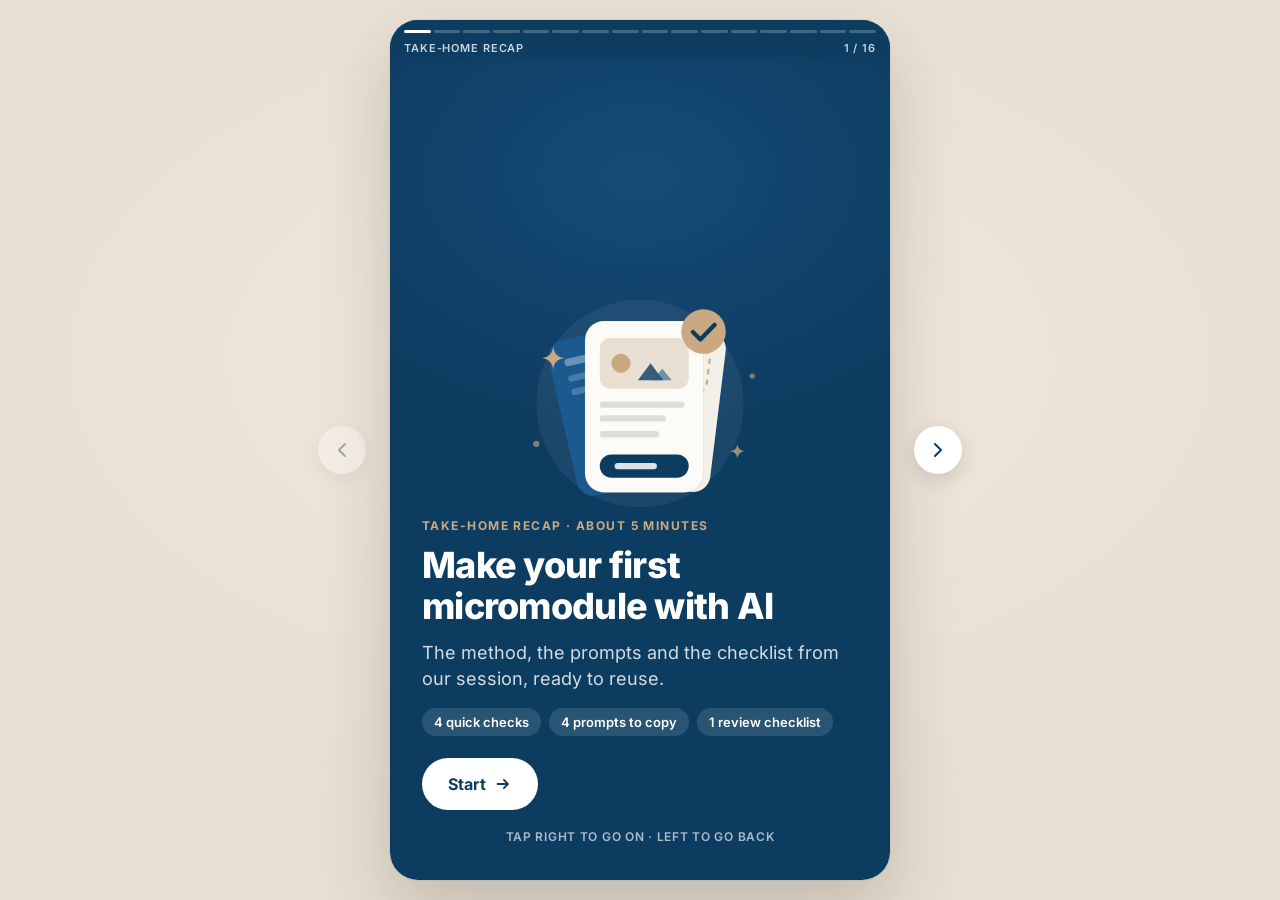
<file: index.html>
<!DOCTYPE html>
<html lang="en">
<head>
<meta charset="UTF-8">
<meta name="robots" content="noindex, nofollow">
<meta name="viewport" content="width=device-width, initial-scale=1.0, viewport-fit=cover">
<meta name="theme-color" content="#0D3C61">
<title>Make your first micromodule with AI</title>
<link rel="stylesheet" href="module.css">
</head>
<body>

<main class="stage" id="stage" aria-roledescription="carousel">
  <div class="topbar" id="topbar">
    <div class="segments" id="segments" aria-hidden="true"></div>
    <div class="meta">
      <span id="series"></span>
      <span id="counter"></span>
    </div>
  </div>
  <div class="deck" id="deck"></div>
  <p class="sr-only" aria-live="polite" id="live"></p>
</main>

<button class="side-nav prev" id="prevBtn" type="button" aria-label="Previous card">
  <svg width="20" height="20" viewBox="0 0 20 20" fill="none" aria-hidden="true"><path d="M13 4l-6 6 6 6" stroke="currentColor" stroke-width="2" stroke-linecap="round" stroke-linejoin="round"/></svg>
</button>
<button class="side-nav next" id="nextBtn" type="button" aria-label="Next card">
  <svg width="20" height="20" viewBox="0 0 20 20" fill="none" aria-hidden="true"><path d="M7 4l6 6-6 6" stroke="currentColor" stroke-width="2" stroke-linecap="round" stroke-linejoin="round"/></svg>
</button>

<script src="content.js"></script>
<script src="module.js"></script>
</body>
</html>
</file>
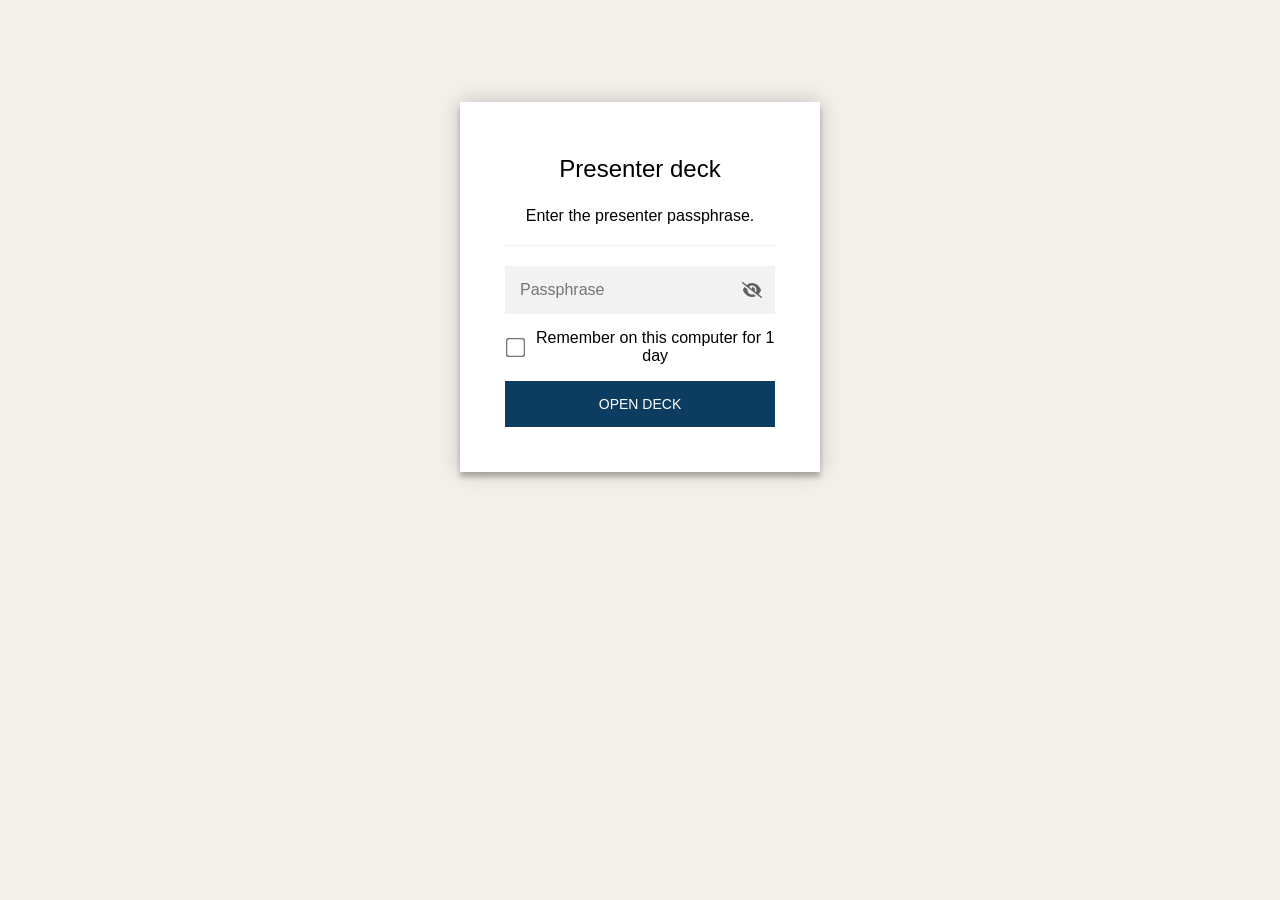
<file: deck/index.html>
<!DOCTYPE html>
<html class="staticrypt-html">
    <head>
<meta name="robots" content="noindex, nofollow">
        <meta charset="utf-8" />
        <title>Presenter deck</title>
        <meta name="viewport" content="width=device-width, initial-scale=1" />

        <!-- do not cache this page -->
        <meta http-equiv="cache-control" content="max-age=0" />
        <meta http-equiv="cache-control" content="no-cache" />
        <meta http-equiv="expires" content="0" />
        <meta http-equiv="expires" content="Tue, 01 Jan 1980 1:00:00 GMT" />
        <meta http-equiv="pragma" content="no-cache" />

        <style>
            .staticrypt-hr {
                margin-top: 20px;
                margin-bottom: 20px;
                border: 0;
                border-top: 1px solid #eee;
            }

            .staticrypt-page {
                width: 360px;
                padding: 8% 0 0;
                margin: auto;
                box-sizing: border-box;
            }

            .staticrypt-form {
                position: relative;
                z-index: 1;
                background: #ffffff;
                max-width: 360px;
                margin: 0 auto 100px;
                padding: 45px;
                text-align: center;
                box-shadow: 0 0 20px 0 rgba(0, 0, 0, 0.2), 0 5px 5px 0 rgba(0, 0, 0, 0.24);
            }

            .staticrypt-form input[type="password"],
            input[type="text"] {
                background: inherit;
                border: 0;
                box-sizing: border-box; /* This ensures padding is included in the total width */
                font-size: 14px;
                outline: 0;
                padding: 15px 30px 15px 15px; /* Adjust the padding to ensure there is space for the icon */
                width: 100%;
            }

            .staticrypt-password-container {
                position: relative;
                outline: 0;
                background: #f2f2f2;
                width: 100%;
                border: 0;
                margin: 0 0 15px;
                box-sizing: border-box;
            }

            .staticrypt-toggle-password-visibility {
                cursor: pointer;
                height: 20px;
                opacity: 60%;
                padding: 13px;
                position: absolute;
                right: 0;
                top: 50%;
                transform: translateY(-50%);
                width: 20px;
            }

            .staticrypt-form .staticrypt-decrypt-button {
                text-transform: uppercase;
                outline: 0;
                background: #0D3C61;
                width: 100%;
                border: 0;
                padding: 15px;
                color: #ffffff;
                font-size: 14px;
                cursor: pointer;
            }

            .staticrypt-form .staticrypt-decrypt-button:hover,
            .staticrypt-form .staticrypt-decrypt-button:active,
            .staticrypt-form .staticrypt-decrypt-button:focus {
                background: #0D3C61;
                filter: brightness(92%);
            }

            .staticrypt-html {
                height: 100%;
            }

            .staticrypt-body {
                height: 100%;
                margin: 0;
            }

            .staticrypt-content {
                height: 100%;
                margin-bottom: 1em;
                background: #F3EFE9;
                font-family: "Arial", sans-serif;
                -webkit-font-smoothing: antialiased;
                -moz-osx-font-smoothing: grayscale;
            }

            .staticrypt-instructions {
                margin-top: -1em;
                margin-bottom: 1em;
            }

            .staticrypt-title {
                font-size: 1.5em;
            }

            label.staticrypt-remember {
                display: flex;
                align-items: center;
                margin-bottom: 1em;
            }

            .staticrypt-remember input[type="checkbox"] {
                transform: scale(1.5);
                margin-right: 1em;
            }

            .hidden {
                display: none !important;
            }

            .staticrypt-spinner-container {
                height: 100%;
                display: flex;
                align-items: center;
                justify-content: center;
            }

            .staticrypt-spinner {
                display: inline-block;
                width: 2rem;
                height: 2rem;
                vertical-align: text-bottom;
                border: 0.25em solid gray;
                border-right-color: transparent;
                border-radius: 50%;
                -webkit-animation: spinner-border 0.75s linear infinite;
                animation: spinner-border 0.75s linear infinite;
                animation-duration: 0.75s;
                animation-timing-function: linear;
                animation-delay: 0s;
                animation-iteration-count: infinite;
                animation-direction: normal;
                animation-fill-mode: none;
                animation-play-state: running;
                animation-name: spinner-border;
            }

            @keyframes spinner-border {
                100% {
                    transform: rotate(360deg);
                }
            }

            @media screen and (-webkit-min-device-pixel-ratio: 0) {
                .staticrypt-form input[type="password"],
                input[type="text"] {
                    font-size: 16px;
                }
            }
        </style>
    </head>

    <body class="staticrypt-body">
        <div id="staticrypt_loading" class="staticrypt-spinner-container">
            <div class="staticrypt-spinner"></div>
        </div>

        <div id="staticrypt_content" class="staticrypt-content hidden">
            <div class="staticrypt-page">
                <div class="staticrypt-form">
                    <div class="staticrypt-instructions">
                        <p class="staticrypt-title">Presenter deck</p>
                        <p>Enter the presenter passphrase.</p>
                    </div>

                    <hr class="staticrypt-hr" />

                    <form id="staticrypt-form" action="#" method="post">
                        <div class="staticrypt-password-container">
                            <input
                                id="staticrypt-password"
                                type="password"
                                name="password"
                                placeholder="Passphrase"
                                autofocus
                            />

                            <img
                                class="staticrypt-toggle-password-visibility"
                                alt="Show password"
                                title="Show password"
                                src="[data-uri]"
                            />
                        </div>

                        <label id="staticrypt-remember-label" class="staticrypt-remember hidden">
                            <input id="staticrypt-remember" type="checkbox" name="remember" />
                            Remember on this computer for 1 day
                        </label>

                        <input type="submit" class="staticrypt-decrypt-button" value="Open deck" />
                    </form>
                </div>
            </div>
        </div>

        <script>
            // these variables will be filled when generating the file - the template format is 'variable_name'
            const staticryptInitiator = ((function(){
  const exports = {};
  const cryptoEngine = ((function(){
  const exports = {};
  const { subtle } = crypto;

const IV_BITS = 16 * 8;
const HEX_BITS = 4;
const ENCRYPTION_ALGO = "AES-CBC";

/**
 * Translates between utf8 encoded hexadecimal strings
 * and Uint8Array bytes.
 */
const HexEncoder = {
    /**
     * hex string -> bytes
     * @param {string} hexString
     * @returns {Uint8Array}
     */
    parse: function (hexString) {
        if (hexString.length % 2 !== 0) throw "Invalid hexString";
        const arrayBuffer = new Uint8Array(hexString.length / 2);

        for (let i = 0; i < hexString.length; i += 2) {
            const byteValue = parseInt(hexString.substring(i, i + 2), 16);
            if (isNaN(byteValue)) {
                throw "Invalid hexString";
            }
            arrayBuffer[i / 2] = byteValue;
        }
        return arrayBuffer;
    },

    /**
     * bytes -> hex string
     * @param {Uint8Array} bytes
     * @returns {string}
     */
    stringify: function (bytes) {
        const hexBytes = [];

        for (let i = 0; i < bytes.length; ++i) {
            let byteString = bytes[i].toString(16);
            if (byteString.length < 2) {
                byteString = "0" + byteString;
            }
            hexBytes.push(byteString);
        }
        return hexBytes.join("");
    },
};

/**
 * Translates between utf8 strings and Uint8Array bytes.
 */
const UTF8Encoder = {
    parse: function (str) {
        return new TextEncoder().encode(str);
    },

    stringify: function (bytes) {
        return new TextDecoder().decode(bytes);
    },
};

/**
 * Salt and encrypt a msg with a password.
 */
async function encrypt(msg, hashedPassword) {
    // Must be 16 bytes, unpredictable, and preferably cryptographically random. However, it need not be secret.
    // https://developer.mozilla.org/en-US/docs/Web/API/SubtleCrypto/encrypt#parameters
    const iv = crypto.getRandomValues(new Uint8Array(IV_BITS / 8));

    const key = await subtle.importKey("raw", HexEncoder.parse(hashedPassword), ENCRYPTION_ALGO, false, ["encrypt"]);

    const encrypted = await subtle.encrypt(
        {
            name: ENCRYPTION_ALGO,
            iv: iv,
        },
        key,
        UTF8Encoder.parse(msg)
    );

    // iv will be 32 hex characters, we prepend it to the ciphertext for use in decryption
    return HexEncoder.stringify(iv) + HexEncoder.stringify(new Uint8Array(encrypted));
}
exports.encrypt = encrypt;

/**
 * Decrypt a salted msg using a password.
 *
 * @param {string} encryptedMsg
 * @param {string} hashedPassword
 * @returns {Promise<string>}
 */
async function decrypt(encryptedMsg, hashedPassword) {
    const ivLength = IV_BITS / HEX_BITS;
    const iv = HexEncoder.parse(encryptedMsg.substring(0, ivLength));
    const encrypted = encryptedMsg.substring(ivLength);

    const key = await subtle.importKey("raw", HexEncoder.parse(hashedPassword), ENCRYPTION_ALGO, false, ["decrypt"]);

    const outBuffer = await subtle.decrypt(
        {
            name: ENCRYPTION_ALGO,
            iv: iv,
        },
        key,
        HexEncoder.parse(encrypted)
    );

    return UTF8Encoder.stringify(new Uint8Array(outBuffer));
}
exports.decrypt = decrypt;

/**
 * Salt and hash the password so it can be stored in localStorage without opening a password reuse vulnerability.
 *
 * @param {string} password
 * @param {string} salt
 * @returns {Promise<string>}
 */
async function hashPassword(password, salt) {
    // we hash the password in multiple steps, each adding more iterations. This is because we used to allow less
    // iterations, so for backward compatibility reasons, we need to support going from that to more iterations.
    let hashedPassword = await hashLegacyRound(password, salt);

    hashedPassword = await hashSecondRound(hashedPassword, salt);

    return hashThirdRound(hashedPassword, salt);
}
exports.hashPassword = hashPassword;

/**
 * This hashes the password with 1k iterations. This is a low number, we need this function to support backwards
 * compatibility.
 *
 * @param {string} password
 * @param {string} salt
 * @returns {Promise<string>}
 */
function hashLegacyRound(password, salt) {
    return pbkdf2(password, salt, 1000, "SHA-1");
}
exports.hashLegacyRound = hashLegacyRound;

/**
 * Add a second round of iterations. This is because we used to use 1k, so for backwards compatibility with
 * remember-me/autodecrypt links, we need to support going from that to more iterations.
 *
 * @param hashedPassword
 * @param salt
 * @returns {Promise<string>}
 */
function hashSecondRound(hashedPassword, salt) {
    return pbkdf2(hashedPassword, salt, 14000, "SHA-256");
}
exports.hashSecondRound = hashSecondRound;

/**
 * Add a third round of iterations to bring total number to 600k. This is because we used to use 1k, then 15k, so for
 * backwards compatibility with remember-me/autodecrypt links, we need to support going from that to more iterations.
 *
 * @param hashedPassword
 * @param salt
 * @returns {Promise<string>}
 */
function hashThirdRound(hashedPassword, salt) {
    return pbkdf2(hashedPassword, salt, 585000, "SHA-256");
}
exports.hashThirdRound = hashThirdRound;

/**
 * Salt and hash the password so it can be stored in localStorage without opening a password reuse vulnerability.
 *
 * @param {string} password
 * @param {string} salt
 * @param {int} iterations
 * @param {string} hashAlgorithm
 * @returns {Promise<string>}
 */
async function pbkdf2(password, salt, iterations, hashAlgorithm) {
    const key = await subtle.importKey("raw", UTF8Encoder.parse(password), "PBKDF2", false, ["deriveBits"]);

    const keyBytes = await subtle.deriveBits(
        {
            name: "PBKDF2",
            hash: hashAlgorithm,
            iterations,
            salt: UTF8Encoder.parse(salt),
        },
        key,
        256
    );

    return HexEncoder.stringify(new Uint8Array(keyBytes));
}

function generateRandomSalt() {
    const bytes = crypto.getRandomValues(new Uint8Array(128 / 8));

    return HexEncoder.stringify(new Uint8Array(bytes));
}
exports.generateRandomSalt = generateRandomSalt;

async function signMessage(hashedPassword, message) {
    const key = await subtle.importKey(
        "raw",
        HexEncoder.parse(hashedPassword),
        {
            name: "HMAC",
            hash: "SHA-256",
        },
        false,
        ["sign"]
    );
    const signature = await subtle.sign("HMAC", key, UTF8Encoder.parse(message));

    return HexEncoder.stringify(new Uint8Array(signature));
}
exports.signMessage = signMessage;

function getRandomAlphanum() {
    const possibleCharacters = "abcdefghijklmnopqrstuvwxyzABCDEFGHIJKLMNOPQRSTUVWXYZ0123456789";

    let byteArray;
    let parsedInt;

    // Keep generating new random bytes until we get a value that falls
    // within a range that can be evenly divided by possibleCharacters.length
    do {
        byteArray = crypto.getRandomValues(new Uint8Array(1));
        // extract the lowest byte to get an int from 0 to 255 (probably unnecessary, since we're only generating 1 byte)
        parsedInt = byteArray[0] & 0xff;
    } while (parsedInt >= 256 - (256 % possibleCharacters.length));

    // Take the modulo of the parsed integer to get a random number between 0 and totalLength - 1
    const randomIndex = parsedInt % possibleCharacters.length;

    return possibleCharacters[randomIndex];
}

/**
 * Generate a random string of a given length.
 *
 * @param {int} length
 * @returns {string}
 */
function generateRandomString(length) {
    let randomString = "";

    for (let i = 0; i < length; i++) {
        randomString += getRandomAlphanum();
    }

    return randomString;
}
exports.generateRandomString = generateRandomString;

  return exports;
})());
const codec = ((function(){
  const exports = {};
  /**
 * Initialize the codec with the provided cryptoEngine - this return functions to encode and decode messages.
 *
 * @param cryptoEngine - the engine to use for encryption / decryption
 */
function init(cryptoEngine) {
    const exports = {};

    /**
     * Top-level function for encoding a message.
     * Includes password hashing, encryption, and signing.
     *
     * @param {string} msg
     * @param {string} password
     * @param {string} salt
     *
     * @returns {string} The encoded text
     */
    async function encode(msg, password, salt) {
        const hashedPassword = await cryptoEngine.hashPassword(password, salt);

        const encrypted = await cryptoEngine.encrypt(msg, hashedPassword);

        // we use the hashed password in the HMAC because this is effectively what will be used a password (so we can store
        // it in localStorage safely, we don't use the clear text password)
        const hmac = await cryptoEngine.signMessage(hashedPassword, encrypted);

        return hmac + encrypted;
    }
    exports.encode = encode;

    /**
     * Encode using a password that has already been hashed. This is useful to encode multiple messages in a row, that way
     * we don't need to hash the password multiple times.
     *
     * @param {string} msg
     * @param {string} hashedPassword
     *
     * @returns {string} The encoded text
     */
    async function encodeWithHashedPassword(msg, hashedPassword) {
        const encrypted = await cryptoEngine.encrypt(msg, hashedPassword);

        // we use the hashed password in the HMAC because this is effectively what will be used a password (so we can store
        // it in localStorage safely, we don't use the clear text password)
        const hmac = await cryptoEngine.signMessage(hashedPassword, encrypted);

        return hmac + encrypted;
    }
    exports.encodeWithHashedPassword = encodeWithHashedPassword;

    /**
     * Top-level function for decoding a message.
     * Includes signature check and decryption.
     *
     * @param {string} signedMsg
     * @param {string} hashedPassword
     * @param {string} salt
     * @param {int} backwardCompatibleAttempt
     * @param {string} originalPassword
     *
     * @returns {Object} {success: true, decoded: string} | {success: false, message: string}
     */
    async function decode(signedMsg, hashedPassword, salt, backwardCompatibleAttempt = 0, originalPassword = "") {
        const encryptedHMAC = signedMsg.substring(0, 64);
        const encryptedMsg = signedMsg.substring(64);
        const decryptedHMAC = await cryptoEngine.signMessage(hashedPassword, encryptedMsg);

        if (decryptedHMAC !== encryptedHMAC) {
            // we have been raising the number of iterations in the hashing algorithm multiple times, so to support the old
            // remember-me/autodecrypt links we need to try bringing the old hashes up to speed.
            originalPassword = originalPassword || hashedPassword;
            if (backwardCompatibleAttempt === 0) {
                const updatedHashedPassword = await cryptoEngine.hashThirdRound(originalPassword, salt);

                return decode(signedMsg, updatedHashedPassword, salt, backwardCompatibleAttempt + 1, originalPassword);
            }
            if (backwardCompatibleAttempt === 1) {
                let updatedHashedPassword = await cryptoEngine.hashSecondRound(originalPassword, salt);
                updatedHashedPassword = await cryptoEngine.hashThirdRound(updatedHashedPassword, salt);

                return decode(signedMsg, updatedHashedPassword, salt, backwardCompatibleAttempt + 1, originalPassword);
            }

            return { success: false, message: "Signature mismatch" };
        }

        return {
            success: true,
            decoded: await cryptoEngine.decrypt(encryptedMsg, hashedPassword),
        };
    }
    exports.decode = decode;

    return exports;
}
exports.init = init;

  return exports;
})());
const decode = codec.init(cryptoEngine).decode;

/**
 * Initialize the staticrypt module, that exposes functions callbable by the password_template.
 *
 * @param {{
 *  staticryptEncryptedMsgUniqueVariableName: string,
 *  isRememberEnabled: boolean,
 *  rememberDurationInDays: number,
 *  staticryptSaltUniqueVariableName: string,
 * }} staticryptConfig - object of data that is stored on the password_template at encryption time.
 *
 * @param {{
 *  rememberExpirationKey: string,
 *  rememberPassphraseKey: string,
 *  replaceHtmlCallback: function,
 *  clearLocalStorageCallback: function,
 * }} templateConfig - object of data that can be configured by a custom password_template.
 */
function init(staticryptConfig, templateConfig) {
    const exports = {};

    /**
     * Decrypt our encrypted page, replace the whole HTML.
     *
     * @param {string} hashedPassword
     * @returns {Promise<boolean>}
     */
    async function decryptAndReplaceHtml(hashedPassword) {
        const { staticryptEncryptedMsgUniqueVariableName, staticryptSaltUniqueVariableName } = staticryptConfig;
        const { replaceHtmlCallback } = templateConfig;

        const result = await decode(
            staticryptEncryptedMsgUniqueVariableName,
            hashedPassword,
            staticryptSaltUniqueVariableName
        );
        if (!result.success) {
            return false;
        }
        const plainHTML = result.decoded;

        // if the user configured a callback call it, otherwise just replace the whole HTML
        if (typeof replaceHtmlCallback === "function") {
            replaceHtmlCallback(plainHTML);
        } else {
            document.write(plainHTML);
            document.close();
        }

        return true;
    }

    /**
     * Attempt to decrypt the page and replace the whole HTML.
     *
     * @param {string} password
     * @param {boolean} isRememberChecked
     *
     * @returns {Promise<{isSuccessful: boolean, hashedPassword?: string}>} - we return an object, so that if we want to
     *   expose more information in the future we can do it without breaking the password_template
     */
    async function handleDecryptionOfPage(password, isRememberChecked) {
        const { staticryptSaltUniqueVariableName } = staticryptConfig;

        // decrypt and replace the whole page
        const hashedPassword = await cryptoEngine.hashPassword(password, staticryptSaltUniqueVariableName);
        return handleDecryptionOfPageFromHash(hashedPassword, isRememberChecked);
    }
    exports.handleDecryptionOfPage = handleDecryptionOfPage;

    async function handleDecryptionOfPageFromHash(hashedPassword, isRememberChecked) {
        const { isRememberEnabled, rememberDurationInDays } = staticryptConfig;
        const { rememberExpirationKey, rememberPassphraseKey } = templateConfig;

        const isDecryptionSuccessful = await decryptAndReplaceHtml(hashedPassword);

        if (!isDecryptionSuccessful) {
            return {
                isSuccessful: false,
                hashedPassword,
            };
        }

        // remember the hashedPassword and set its expiration if necessary
        if (isRememberEnabled && isRememberChecked) {
            window.localStorage.setItem(rememberPassphraseKey, hashedPassword);

            // set the expiration if the duration isn't 0 (meaning no expiration)
            if (rememberDurationInDays > 0) {
                window.localStorage.setItem(
                    rememberExpirationKey,
                    (new Date().getTime() + rememberDurationInDays * 24 * 60 * 60 * 1000).toString()
                );
            }
        }

        return {
            isSuccessful: true,
            hashedPassword,
        };
    }
    exports.handleDecryptionOfPageFromHash = handleDecryptionOfPageFromHash;

    /**
     * Clear localstorage from staticrypt related values
     */
    function clearLocalStorage() {
        const { clearLocalStorageCallback, rememberExpirationKey, rememberPassphraseKey } = templateConfig;

        if (typeof clearLocalStorageCallback === "function") {
            clearLocalStorageCallback();
        } else {
            localStorage.removeItem(rememberPassphraseKey);
            localStorage.removeItem(rememberExpirationKey);
        }
    }

    async function handleDecryptOnLoad() {
        let isSuccessful = await decryptOnLoadFromUrl();

        if (!isSuccessful) {
            isSuccessful = await decryptOnLoadFromRememberMe();
        }

        return { isSuccessful };
    }
    exports.handleDecryptOnLoad = handleDecryptOnLoad;

    /**
     * Clear storage if we are logging out
     *
     * @returns {boolean} - whether we logged out
     */
    function logoutIfNeeded() {
        const logoutKey = "staticrypt_logout";

        // handle logout through query param
        const queryParams = new URLSearchParams(window.location.search);
        if (queryParams.has(logoutKey)) {
            clearLocalStorage();
            return true;
        }

        // handle logout through URL fragment
        const hash = window.location.hash.substring(1);
        if (hash.includes(logoutKey)) {
            clearLocalStorage();
            return true;
        }

        return false;
    }

    /**
     * To be called on load: check if we want to try to decrypt and replace the HTML with the decrypted content, and
     * try to do it if needed.
     *
     * @returns {Promise<boolean>} true if we derypted and replaced the whole page, false otherwise
     */
    async function decryptOnLoadFromRememberMe() {
        const { rememberDurationInDays } = staticryptConfig;
        const { rememberExpirationKey, rememberPassphraseKey } = templateConfig;

        // if we are login out, terminate
        if (logoutIfNeeded()) {
            return false;
        }

        // if there is expiration configured, check if we're not beyond the expiration
        if (rememberDurationInDays && rememberDurationInDays > 0) {
            const expiration = localStorage.getItem(rememberExpirationKey),
                isExpired = expiration && new Date().getTime() > parseInt(expiration);

            if (isExpired) {
                clearLocalStorage();
                return false;
            }
        }

        const hashedPassword = localStorage.getItem(rememberPassphraseKey);

        if (hashedPassword) {
            // try to decrypt
            const isDecryptionSuccessful = await decryptAndReplaceHtml(hashedPassword);

            // if the decryption is unsuccessful the password might be wrong - silently clear the saved data and let
            // the user fill the password form again
            if (!isDecryptionSuccessful) {
                clearLocalStorage();
                return false;
            }

            return true;
        }

        return false;
    }

    async function decryptOnLoadFromUrl() {
        const passwordKey = "staticrypt_pwd";
        const rememberMeKey = "remember_me";

        // try to get the password from the query param (for backward compatibility - we now want to avoid this method,
        // since it sends the hashed password to the server which isn't needed)
        const queryParams = new URLSearchParams(window.location.search);
        const hashedPasswordQuery = queryParams.get(passwordKey);
        const rememberMeQuery = queryParams.get(rememberMeKey);

        const urlFragment = window.location.hash.substring(1);
        // get the password from the url fragment
        const hashedPasswordRegexMatch = urlFragment.match(new RegExp(passwordKey + "=([^&]*)"));
        const hashedPasswordFragment = hashedPasswordRegexMatch ? hashedPasswordRegexMatch[1] : null;
        const rememberMeFragment = urlFragment.includes(rememberMeKey);

        const hashedPassword = hashedPasswordFragment || hashedPasswordQuery;
        const rememberMe = rememberMeFragment || rememberMeQuery;

        if (hashedPassword) {
            return handleDecryptionOfPageFromHash(hashedPassword, rememberMe);
        }

        return false;
    }

    return exports;
}
exports.init = init;

  return exports;
})());
            const templateError = "Wrong passphrase",
                templateToggleAltShow = "Show password",
                templateToggleAltHide = "Hide password",
                isRememberEnabled = true,
                staticryptConfig = {"staticryptEncryptedMsgUniqueVariableName":"[base64]","isRememberEnabled":true,"rememberDurationInDays":1,"staticryptSaltUniqueVariableName":"2792ea7d7ee52044b34cd855281bd68d"};

            // you can edit these values to customize some of the behavior of StatiCrypt
            const templateConfig = {
                rememberExpirationKey: "staticrypt_expiration",
                rememberPassphraseKey: "staticrypt_passphrase",
                replaceHtmlCallback: null,
                clearLocalStorageCallback: null,
            };

            // init the staticrypt engine
            const staticrypt = staticryptInitiator.init(staticryptConfig, templateConfig);

            // try to automatically decrypt on load if there is a saved password
            window.onload = async function () {
                const { isSuccessful } = await staticrypt.handleDecryptOnLoad();

                // if we didn't decrypt anything on load, show the password prompt. Otherwise the content has already been
                // replaced, no need to do anything
                if (!isSuccessful) {
                    // hide loading screen
                    document.getElementById("staticrypt_loading").classList.add("hidden");
                    document.getElementById("staticrypt_content").classList.remove("hidden");
                    document.getElementById("staticrypt-password").focus();

                    // show the remember me checkbox
                    if (isRememberEnabled) {
                        document.getElementById("staticrypt-remember-label").classList.remove("hidden");
                    }
                }
            };

            // toggle password visibility
            const toggleIcon = document.querySelector(".staticrypt-toggle-password-visibility");
            // these two icons are coming from FontAwesome
            const imgSrcEyeClosed =
                "[data-uri]";
            const imgSrcEyeOpened =
                "[data-uri]";
            toggleIcon.addEventListener("click", function () {
                const passwordInput = document.getElementById("staticrypt-password");
                if (passwordInput.type === "password") {
                    passwordInput.type = "text";
                    toggleIcon.src = imgSrcEyeOpened;
                    toggleIcon.alt = templateToggleAltHide;
                    toggleIcon.title = templateToggleAltHide;
                } else {
                    passwordInput.type = "password";
                    toggleIcon.src = imgSrcEyeClosed;
                    toggleIcon.alt = templateToggleAltShow;
                    toggleIcon.title = templateToggleAltShow;
                }
            });

            // handle password form submission
            document.getElementById("staticrypt-form").addEventListener("submit", async function (e) {
                e.preventDefault();

                const password = document.getElementById("staticrypt-password").value,
                    isRememberChecked = document.getElementById("staticrypt-remember").checked;

                const { isSuccessful } = await staticrypt.handleDecryptionOfPage(password, isRememberChecked);

                if (!isSuccessful) {
                    alert(templateError);
                }
            });
        </script>
    </body>
</html>
</file>
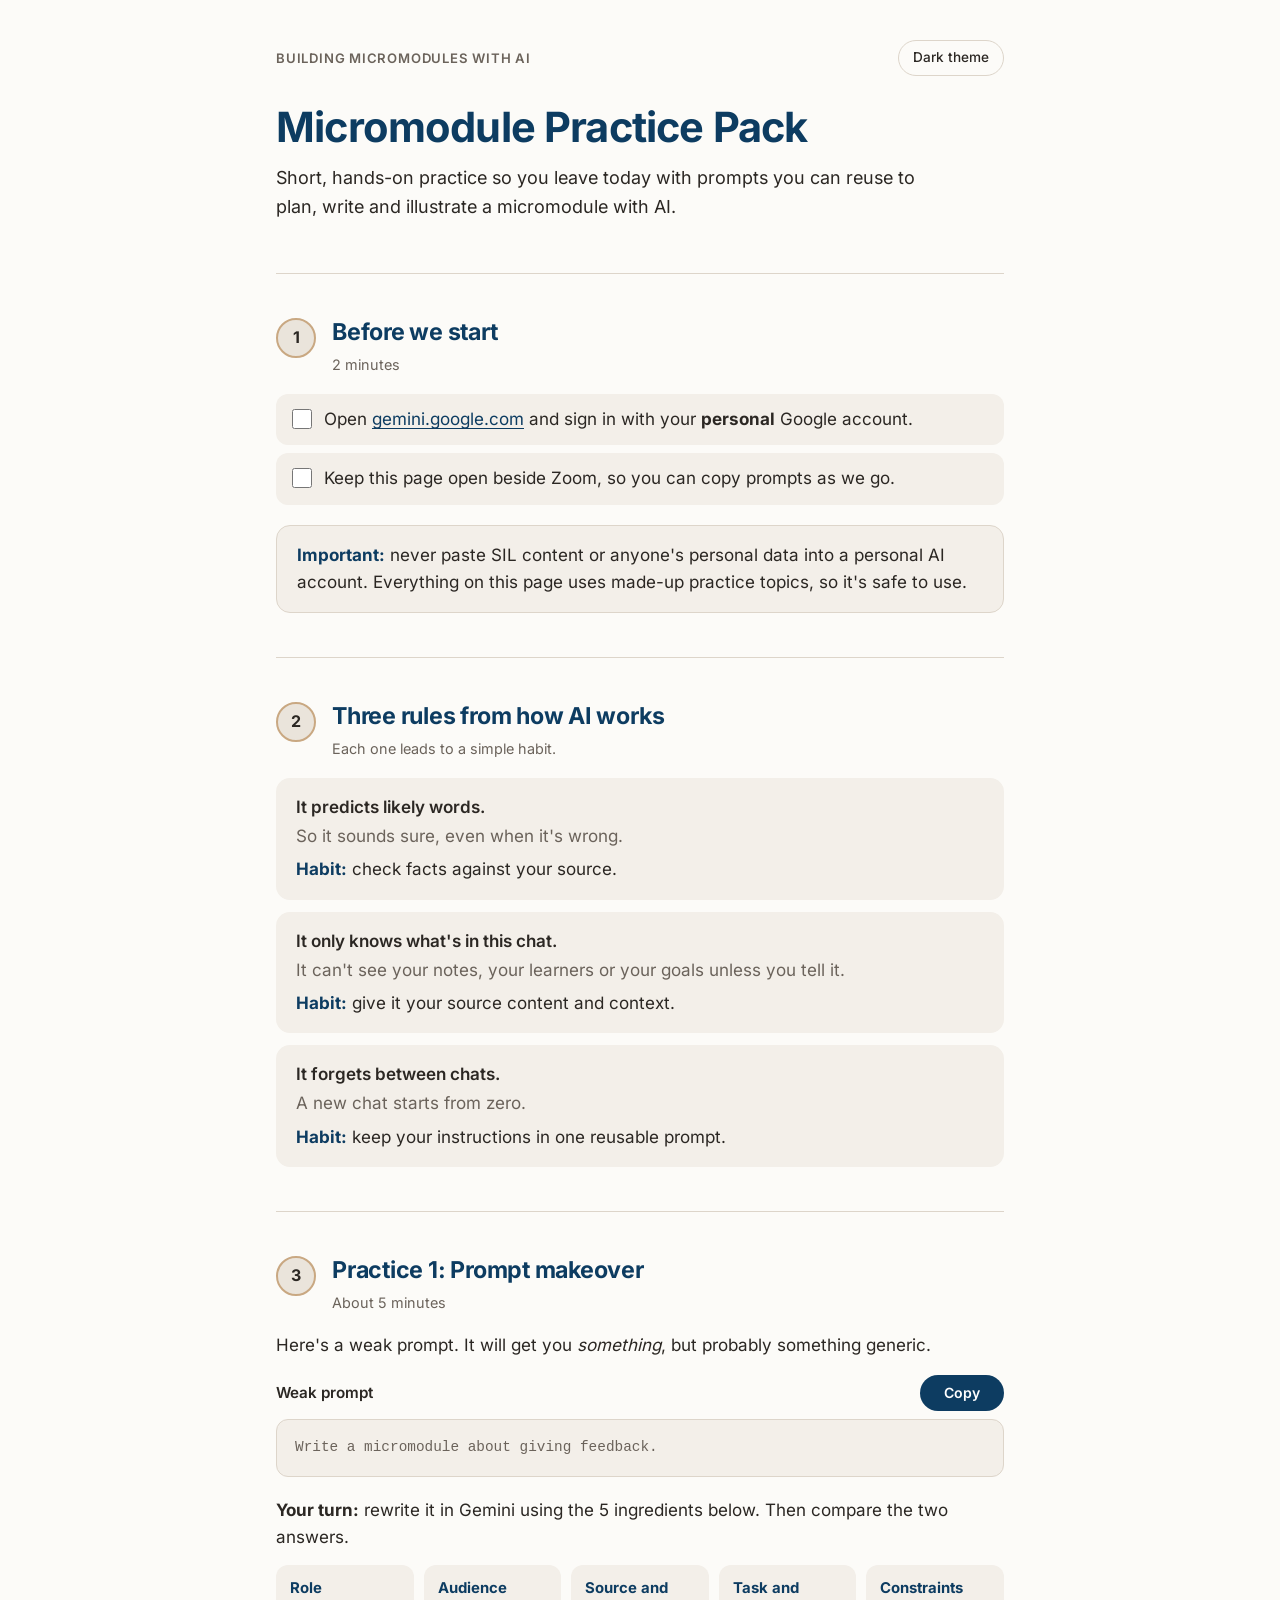
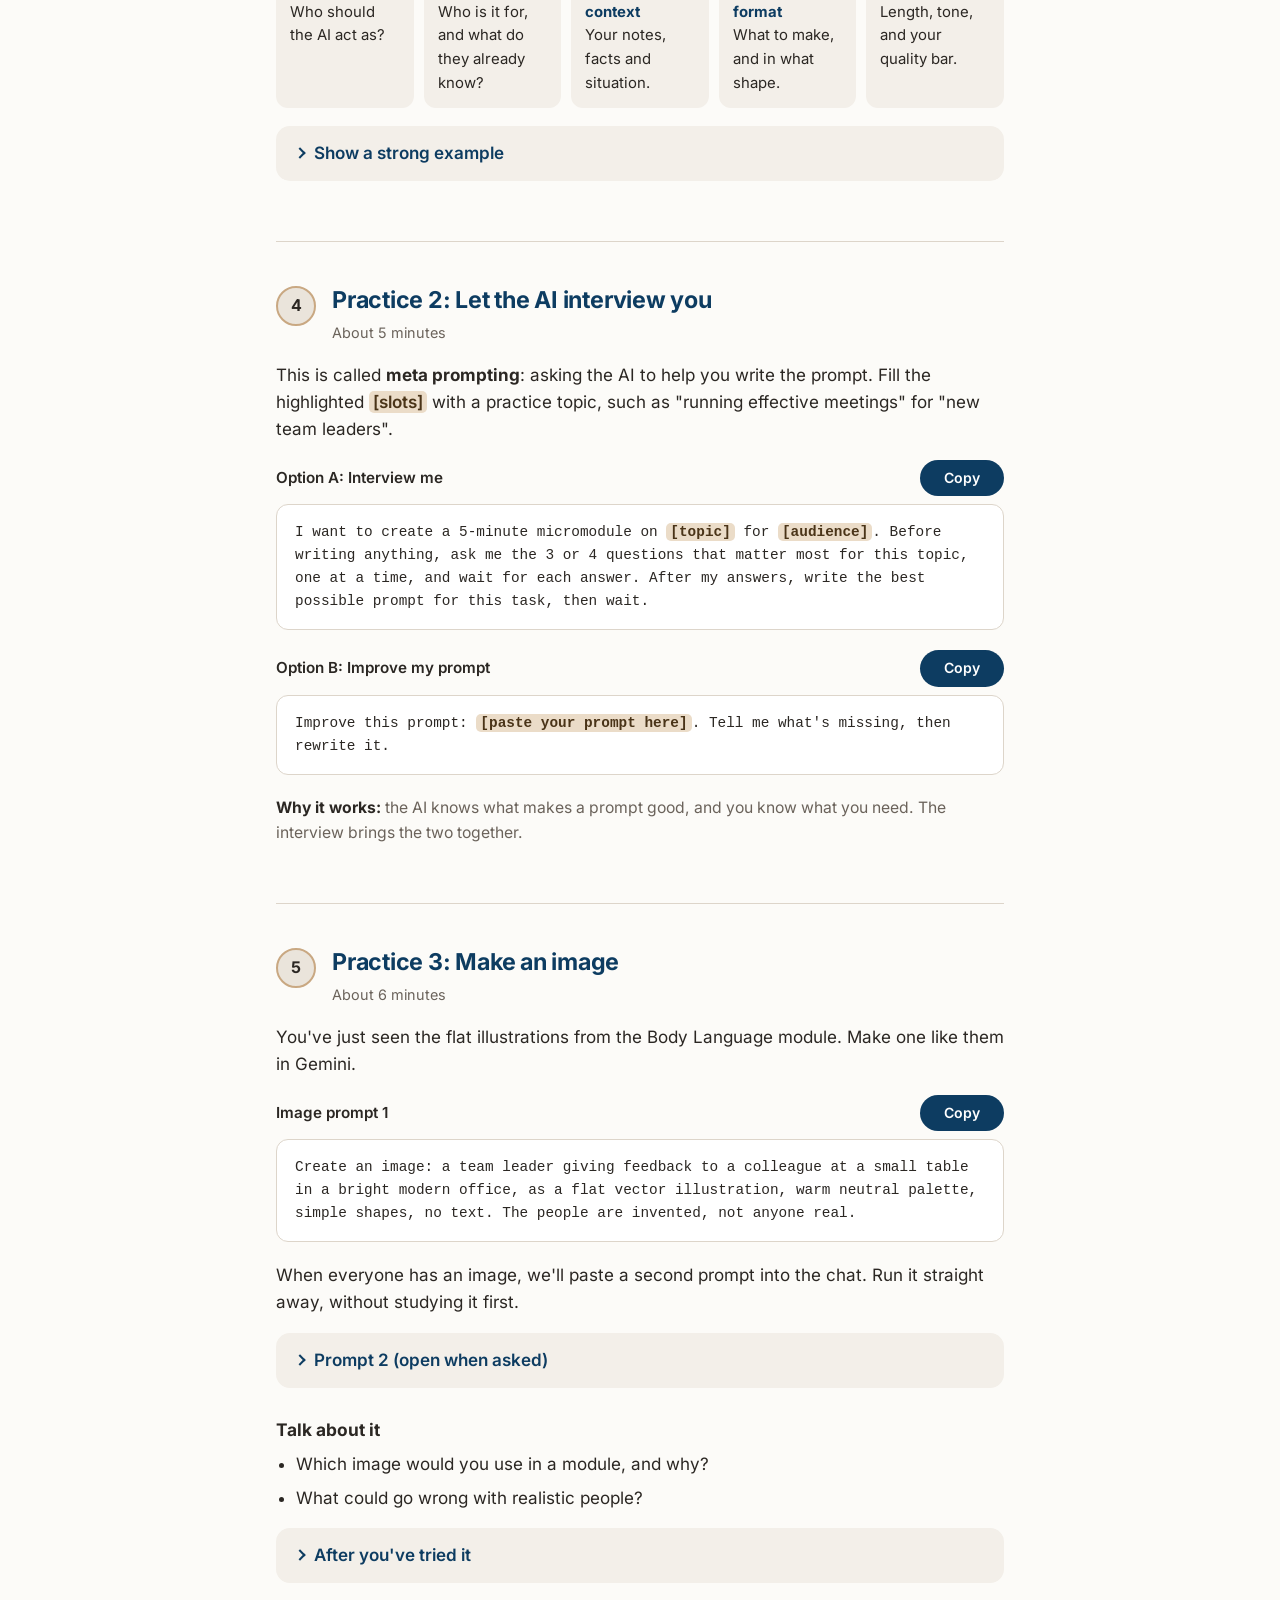
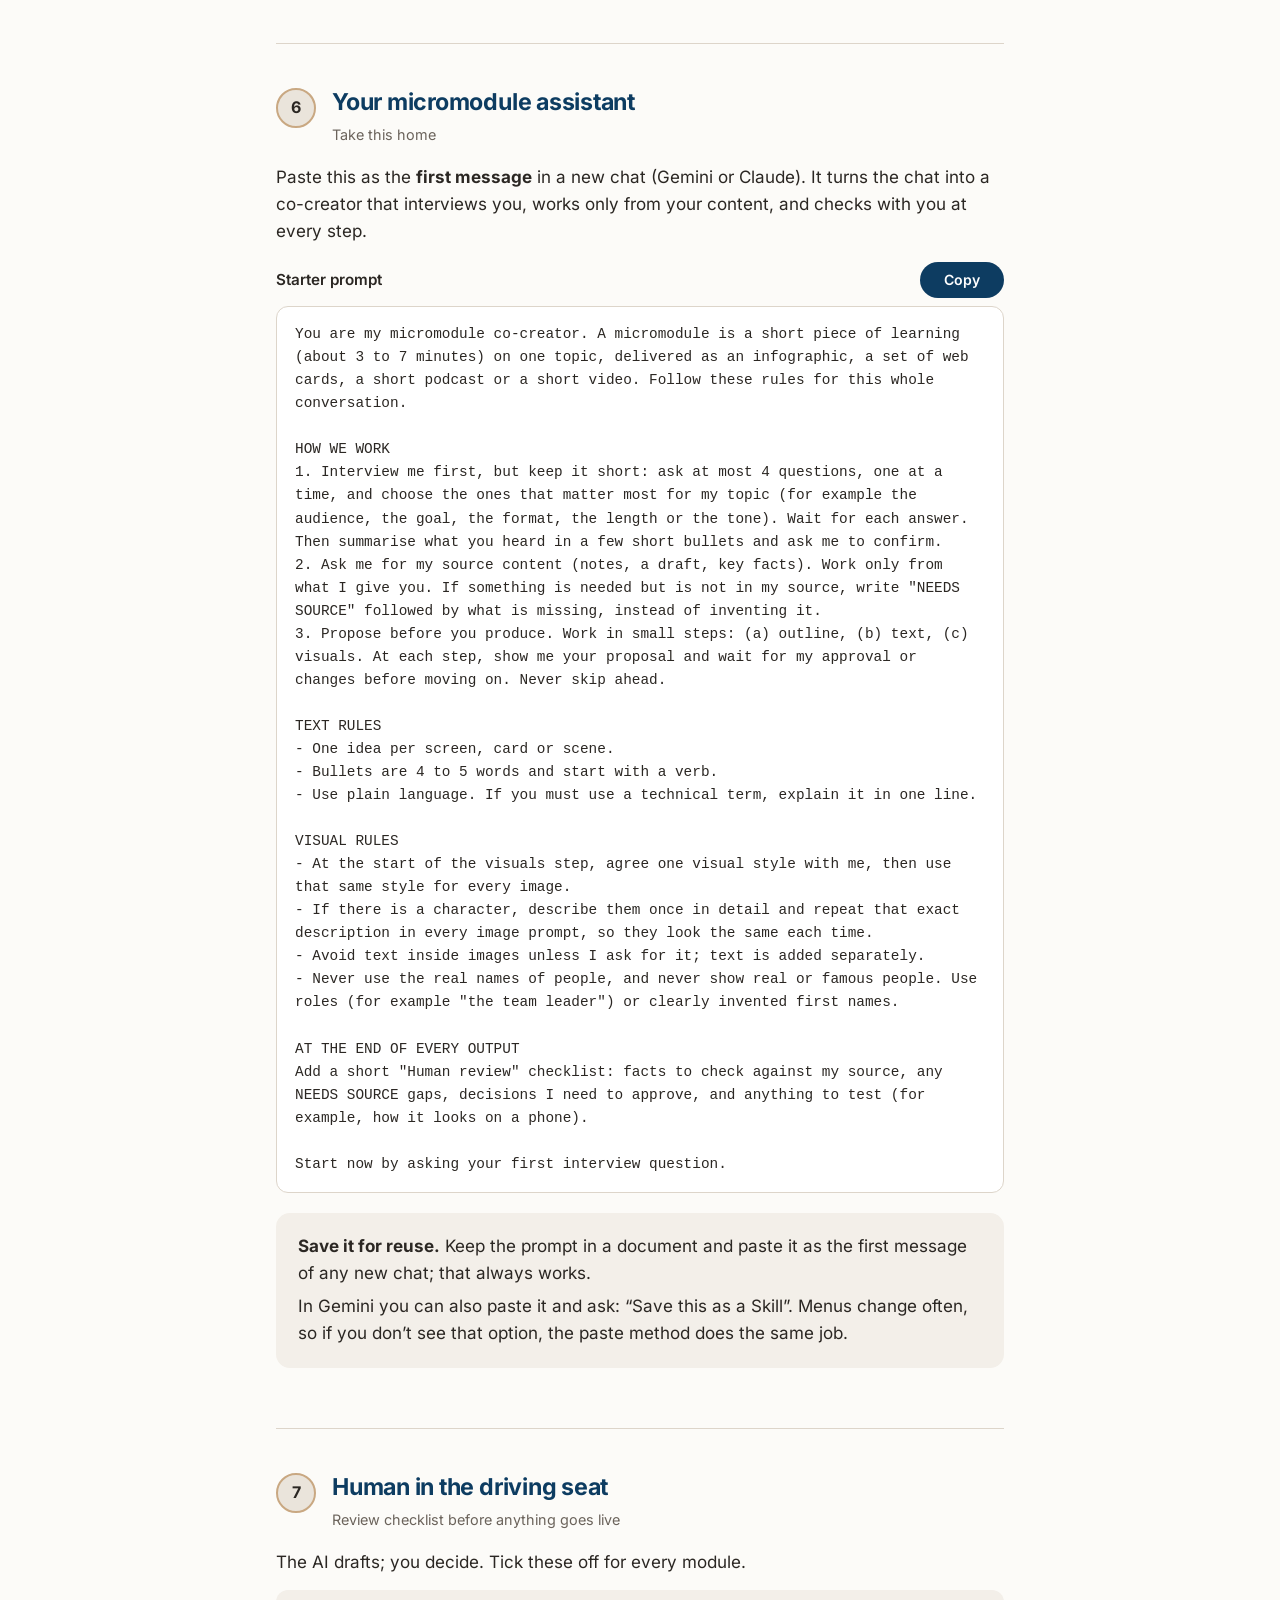
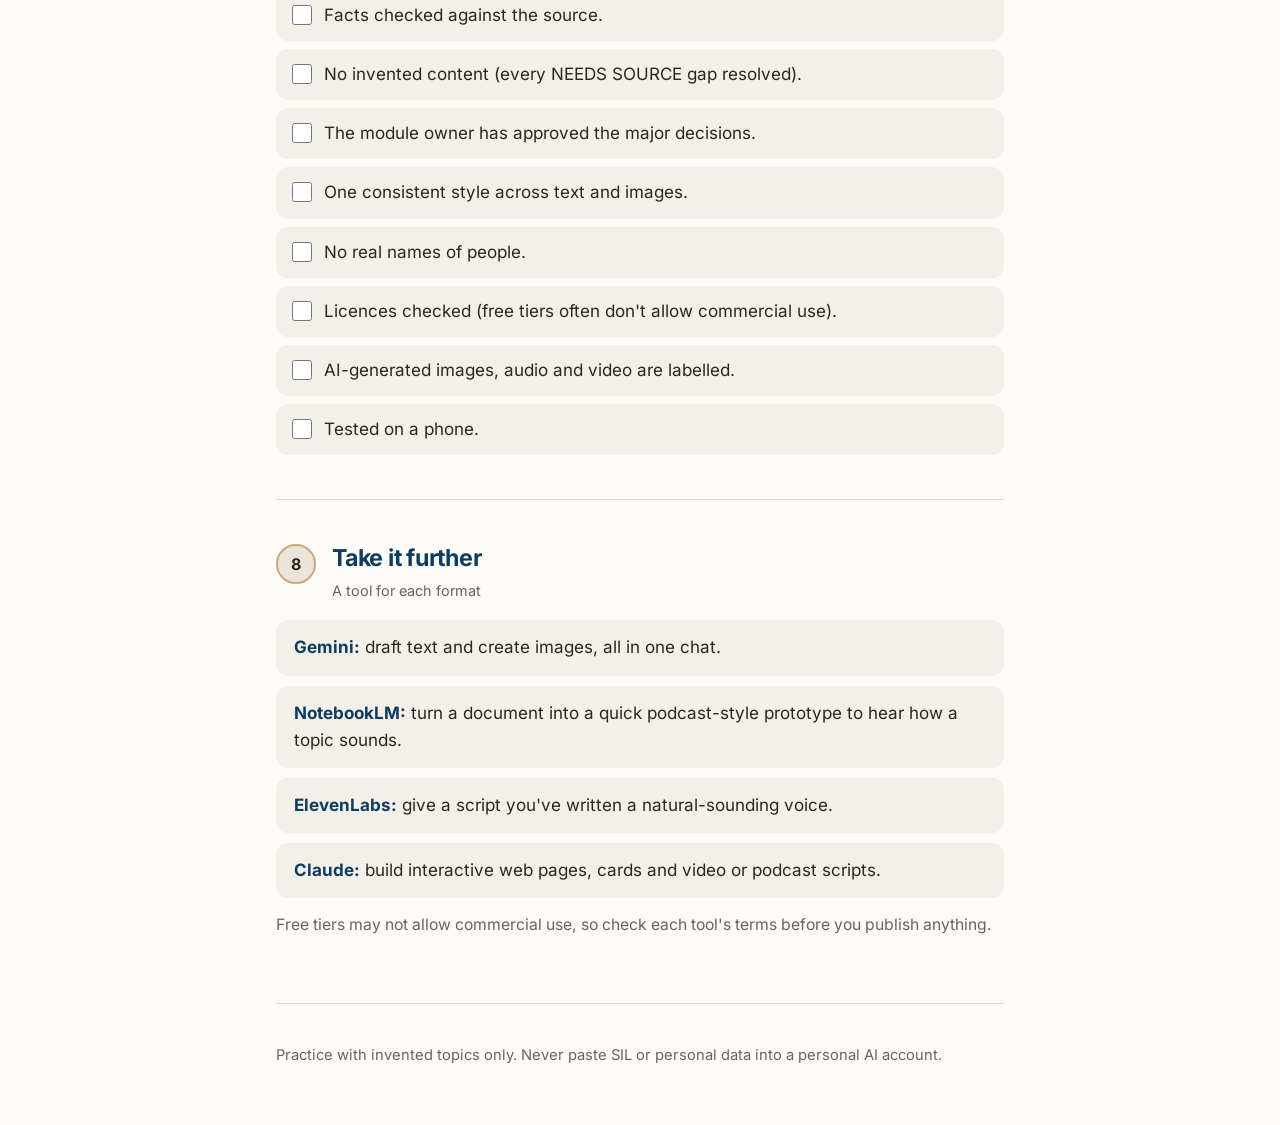
<file: practice/index.html>
<!doctype html>
<html lang="en">
<head>
<meta name="robots" content="noindex, nofollow">
<meta charset="utf-8">
<meta name="viewport" content="width=device-width, initial-scale=1">
<title>Micromodule Practice Pack</title>
<style>
  @font-face {
    font-family: "Inter";
    src: url("fonts/Inter.woff2") format("woff2");
    font-weight: 100 900;
    font-style: normal;
    font-display: swap;
  }
  :root {
    --bg: #FCFBF8;
    --surface: #F3EFE9;
    --surface-2: #EAE4DB;
    --ink: #2B2723;
    --primary: #0D3C61;
    --on-primary: #FFFFFF;
    --accent: #C9A882;
    --muted: #6B635B;
    --line: #DDD5CA;
    --slot-bg: #EBDCC8;
    --slot-ink: #4A3418;
    --focus: #0D3C61;
    --prompt-bg: #FFFFFF;
    color-scheme: light;
  }
  @media (prefers-color-scheme: dark) {
    :root:not([data-theme="light"]) {
      --bg: #1B1916;
      --surface: #26231F;
      --surface-2: #322E29;
      --ink: #EEE9E2;
      --primary: #9CC4E8;
      --on-primary: #10202E;
      --accent: #C9A882;
      --muted: #B5ACA1;
      --line: #3D3832;
      --slot-bg: #4A3C2B;
      --slot-ink: #F5E4CC;
      --focus: #9CC4E8;
      --prompt-bg: #211F1B;
      color-scheme: dark;
    }
  }
  :root[data-theme="dark"] {
    --bg: #1B1916;
    --surface: #26231F;
    --surface-2: #322E29;
    --ink: #EEE9E2;
    --primary: #9CC4E8;
    --on-primary: #10202E;
    --accent: #C9A882;
    --muted: #B5ACA1;
    --line: #3D3832;
    --slot-bg: #4A3C2B;
    --slot-ink: #F5E4CC;
    --focus: #9CC4E8;
    --prompt-bg: #211F1B;
    color-scheme: dark;
  }

  *, *::before, *::after { box-sizing: border-box; }
  html { -webkit-text-size-adjust: 100%; }
  body {
    margin: 0;
    background: var(--bg);
    color: var(--ink);
    font-family: "Inter", system-ui, -apple-system, "Segoe UI", Roboto, sans-serif;
    font-size: 17px;
    line-height: 1.6;
    overflow-x: hidden;
  }
  .wrap { max-width: 760px; margin: 0 auto; padding: 0 16px; }

  header.top { padding: 40px 0 8px; }
  .toprow { display: flex; justify-content: space-between; align-items: center; gap: 12px; margin-bottom: 28px; }
  .kicker { font-size: 0.82rem; font-weight: 600; letter-spacing: 0.06em; text-transform: uppercase; color: var(--muted); margin: 0; }
  h1 { font-size: clamp(1.9rem, 6vw, 2.6rem); line-height: 1.15; margin: 0 0 12px; color: var(--primary); letter-spacing: -0.02em; font-weight: 700; }
  .lede { font-size: 1.12rem; color: var(--ink); margin: 0 0 8px; max-width: 60ch; }

  h2 { font-size: 1.45rem; line-height: 1.25; margin: 0 0 6px; letter-spacing: -0.01em; color: var(--primary); }
  h3 { font-size: 1.08rem; margin: 28px 0 8px; }
  p { margin: 0 0 14px; }
  a { color: var(--primary); text-underline-offset: 3px; }

  section.step { padding: 44px 0 8px; border-top: 1px solid var(--line); margin-top: 36px; }
  .step-head { display: flex; gap: 16px; align-items: flex-start; margin-bottom: 18px; }
  .num {
    flex: 0 0 auto; width: 40px; height: 40px; border-radius: 50%;
    background: var(--surface-2); color: var(--ink);
    display: grid; place-items: center; font-weight: 700; font-size: 1rem;
    border: 2px solid var(--accent);
  }
  .meta { font-size: 0.9rem; color: var(--muted); margin: 0; }

  .card { background: var(--surface); border-radius: 14px; padding: 20px 22px; margin: 16px 0; }
  .warn { background: var(--surface); border: 1px solid var(--line); border-radius: 14px; padding: 16px 20px; margin: 20px 0 0; }
  .warn strong { color: var(--primary); }

  ul.clean, ol.clean { padding-left: 1.2em; margin: 0 0 14px; }
  ul.clean li, ol.clean li { margin: 6px 0; }

  .rules { list-style: none; padding: 0; margin: 0; display: grid; gap: 12px; }
  .rules li { background: var(--surface); border-radius: 14px; padding: 16px 20px; }
  .rules .what { font-weight: 600; display: block; }
  .rules .so { color: var(--muted); display: block; margin-top: 2px; }
  .rules .habit { display: block; margin-top: 6px; }
  .rules .habit b { color: var(--primary); }

  .prompt-block { margin: 16px 0 20px; }
  .prompt-label { display: flex; justify-content: space-between; align-items: center; gap: 12px; margin-bottom: 8px; flex-wrap: wrap; }
  .prompt-label span { font-weight: 600; font-size: 0.95rem; }
  pre.prompt {
    margin: 0;
    background: var(--prompt-bg);
    border: 1px solid var(--line);
    border-radius: 12px;
    padding: 16px 18px;
    font-family: ui-monospace, "Cascadia Code", "SF Mono", Menlo, Consolas, monospace;
    font-size: 0.9rem;
    line-height: 1.6;
    white-space: pre-wrap;
    overflow-wrap: anywhere;
    color: var(--ink);
  }
  pre.prompt.weak { background: var(--surface); color: var(--muted); }
  .slot {
    background: var(--slot-bg); color: var(--slot-ink);
    border-radius: 5px; padding: 1px 4px; font-weight: 600;
    box-decoration-break: clone; -webkit-box-decoration-break: clone;
  }
  .changed { text-decoration: underline; text-decoration-color: var(--accent); text-decoration-thickness: 3px; text-underline-offset: 4px; }

  button {
    font: inherit; cursor: pointer;
  }
  .copy {
    font-size: 0.88rem; font-weight: 600;
    background: var(--primary); color: var(--on-primary);
    border: 0; border-radius: 999px; padding: 7px 16px; min-height: 36px; min-width: 84px;
  }
  .copy:hover { filter: brightness(1.12); }
  .copy[data-state="done"] { background: var(--surface-2); color: var(--ink); }
  .theme-toggle {
    font-size: 0.85rem; font-weight: 500;
    background: transparent; color: var(--ink);
    border: 1px solid var(--line); border-radius: 999px; padding: 6px 14px; min-height: 36px;
    white-space: nowrap; flex: 0 0 auto;
  }
  :focus-visible { outline: 3px solid var(--focus); outline-offset: 3px; border-radius: 6px; }

  details { background: var(--surface); border-radius: 14px; margin: 16px 0; }
  details > summary {
    cursor: pointer; padding: 14px 20px; font-weight: 600; color: var(--primary);
    list-style: none; display: flex; align-items: center; gap: 10px; border-radius: 14px;
  }
  details > summary::-webkit-details-marker { display: none; }
  details > summary::before {
    content: ""; width: 8px; height: 8px; flex: 0 0 auto;
    border-right: 2px solid currentColor; border-bottom: 2px solid currentColor;
    transform: rotate(-45deg); transition: transform .15s ease;
  }
  details[open] > summary::before { transform: rotate(45deg); }
  details .inner { padding: 0 20px 18px; }
  details .inner pre.prompt { background: var(--prompt-bg); }

  .ingredients { display: grid; grid-template-columns: repeat(auto-fit, minmax(130px, 1fr)); gap: 10px; margin: 14px 0 18px; padding: 0; list-style: none; }
  .ingredients li { background: var(--surface); border-radius: 12px; padding: 12px 14px; font-size: 0.93rem; }
  .ingredients b { display: block; color: var(--primary); }

  .why { font-size: 0.98rem; color: var(--muted); }
  .why b { color: var(--ink); }

  .checklist { list-style: none; padding: 0; margin: 0; display: grid; gap: 8px; }
  .checklist label {
    display: flex; gap: 12px; align-items: flex-start; background: var(--surface);
    border-radius: 12px; padding: 12px 16px; cursor: pointer;
  }
  .checklist input { width: 20px; height: 20px; margin: 3px 0 0; flex: 0 0 auto; accent-color: var(--primary); }

  .tools { list-style: none; padding: 0; margin: 0; display: grid; gap: 10px; }
  .tools li { background: var(--surface); border-radius: 12px; padding: 14px 18px; }
  .tools b { color: var(--primary); }

  footer { padding: 40px 0 56px; color: var(--muted); font-size: 0.92rem; border-top: 1px solid var(--line); margin-top: 44px; }

  @media (max-width: 480px) {
    header.top { padding-top: 24px; }
    .step-head { gap: 12px; }
    .num { width: 34px; height: 34px; font-size: 0.92rem; }
    .card, .rules li { padding: 16px; }
    details > summary { padding: 14px 16px; }
    details .inner { padding: 0 16px 16px; }
    pre.prompt { padding: 14px; font-size: 0.86rem; }
  }
</style>
</head>
<body>
<div class="wrap">

<header class="top">
  <div class="toprow">
    <p class="kicker">Building micromodules with AI</p>
    <button type="button" class="theme-toggle" id="themeToggle" aria-label="Switch between light and dark theme">Dark theme</button>
  </div>
  <h1>Micromodule Practice Pack</h1>
  <p class="lede">Short, hands-on practice so you leave today with prompts you can reuse to plan, write and illustrate a micromodule with AI.</p>
</header>

<!-- 1 -->
<section class="step" aria-labelledby="s1">
  <div class="step-head">
    <div class="num" aria-hidden="true">1</div>
    <div>
      <h2 id="s1">Before we start</h2>
      <p class="meta">2 minutes</p>
    </div>
  </div>
  <ul class="checklist">
    <li><label><input type="checkbox"> <span>Open <a href="https://gemini.google.com" target="_blank" rel="noopener">gemini.google.com</a> and sign in with your <b>personal</b> Google account.</span></label></li>
    <li><label><input type="checkbox"> <span>Keep this page open beside Zoom, so you can copy prompts as we go.</span></label></li>
  </ul>
  <div class="warn" role="note">
    <p style="margin:0"><strong>Important:</strong> never paste SIL content or anyone's personal data into a personal AI account. Everything on this page uses made-up practice topics, so it's safe to use.</p>
  </div>
</section>

<!-- 2 -->
<section class="step" aria-labelledby="s2">
  <div class="step-head">
    <div class="num" aria-hidden="true">2</div>
    <div>
      <h2 id="s2">Three rules from how AI works</h2>
      <p class="meta">Each one leads to a simple habit.</p>
    </div>
  </div>
  <ul class="rules">
    <li>
      <span class="what">It predicts likely words.</span>
      <span class="so">So it sounds sure, even when it's wrong.</span>
      <span class="habit"><b>Habit:</b> check facts against your source.</span>
    </li>
    <li>
      <span class="what">It only knows what's in this chat.</span>
      <span class="so">It can't see your notes, your learners or your goals unless you tell it.</span>
      <span class="habit"><b>Habit:</b> give it your source content and context.</span>
    </li>
    <li>
      <span class="what">It forgets between chats.</span>
      <span class="so">A new chat starts from zero.</span>
      <span class="habit"><b>Habit:</b> keep your instructions in one reusable prompt.</span>
    </li>
  </ul>
</section>

<!-- 3 -->
<section class="step" aria-labelledby="s3">
  <div class="step-head">
    <div class="num" aria-hidden="true">3</div>
    <div>
      <h2 id="s3">Practice 1: Prompt makeover</h2>
      <p class="meta">About 5 minutes</p>
    </div>
  </div>
  <p>Here's a weak prompt. It will get you <em>something</em>, but probably something generic.</p>

  <div class="prompt-block">
    <div class="prompt-label"><span>Weak prompt</span><button type="button" class="copy" data-target="p-weak" aria-label="Copy the weak prompt">Copy</button></div>
    <pre class="prompt weak" id="p-weak">Write a micromodule about giving feedback.</pre>
  </div>

  <p><b>Your turn:</b> rewrite it in Gemini using the 5 ingredients below. Then compare the two answers.</p>
  <ul class="ingredients">
    <li><b>Role</b>Who should the AI act as?</li>
    <li><b>Audience</b>Who is it for, and what do they already know?</li>
    <li><b>Source and context</b>Your notes, facts and situation.</li>
    <li><b>Task and format</b>What to make, and in what shape.</li>
    <li><b>Constraints</b>Length, tone, and your quality bar.</li>
  </ul>

  <details>
    <summary>Show a strong example</summary>
    <div class="inner">
      <p>Same topic, all 5 ingredients. The notes are invented, so you can run it as it is.</p>
      <div class="prompt-block">
        <div class="prompt-label"><span>Strong prompt</span><button type="button" class="copy" data-target="p-strong" aria-label="Copy the strong example prompt">Copy</button></div>
<pre class="prompt" id="p-strong">ROLE: You are an experienced learning designer who writes short, practical workplace training.

AUDIENCE: New team leaders who have never given formal feedback before. They are busy and will read this on a phone between meetings.

SOURCE: Use only these notes:
- Give feedback soon after the event.
- Describe what you saw, not the person.
- Explain the impact it had.
- Ask for their view, then listen.
- Agree one next step together.

TASK AND FORMAT: Write a 5-minute micromodule as 6 web cards: 1 title card, 4 content cards (one idea each) and 1 card with a 3-question quick check.

CONSTRAINTS: Plain, warm language. Bullets of 4 to 5 words that start with a verb. No jargon. If my notes don't cover something you need, write NEEDS SOURCE instead of inventing it. Before you write, ask me up to 3 questions if anything is unclear.</pre>
      </div>
    </div>
  </details>
</section>

<!-- 4 -->
<section class="step" aria-labelledby="s4">
  <div class="step-head">
    <div class="num" aria-hidden="true">4</div>
    <div>
      <h2 id="s4">Practice 2: Let the AI interview you</h2>
      <p class="meta">About 5 minutes</p>
    </div>
  </div>
  <p>This is called <b>meta prompting</b>: asking the AI to help you write the prompt. Fill the highlighted <span class="slot">[slots]</span> with a practice topic, such as "running effective meetings" for "new team leaders".</p>

  <div class="prompt-block">
    <div class="prompt-label"><span>Option A: Interview me</span><button type="button" class="copy" data-target="p-meta1" aria-label="Copy the interview me prompt">Copy</button></div>
    <pre class="prompt" id="p-meta1">I want to create a 5-minute micromodule on [topic] for [audience]. Before writing anything, ask me the 3 or 4 questions that matter most for this topic, one at a time, and wait for each answer. After my answers, write the best possible prompt for this task, then wait.</pre>
  </div>

  <div class="prompt-block">
    <div class="prompt-label"><span>Option B: Improve my prompt</span><button type="button" class="copy" data-target="p-meta2" aria-label="Copy the improve my prompt prompt">Copy</button></div>
    <pre class="prompt" id="p-meta2">Improve this prompt: [paste your prompt here]. Tell me what's missing, then rewrite it.</pre>
  </div>

  <p class="why"><b>Why it works:</b> the AI knows what makes a prompt good, and you know what you need. The interview brings the two together.</p>
</section>

<!-- 5 -->
<section class="step" aria-labelledby="s5">
  <div class="step-head">
    <div class="num" aria-hidden="true">5</div>
    <div>
      <h2 id="s5">Practice 3: Make an image</h2>
      <p class="meta">About 6 minutes</p>
    </div>
  </div>
  <p>You've just seen the flat illustrations from the Body Language module. Make one like them in Gemini.</p>

  <div class="prompt-block">
    <div class="prompt-label"><span>Image prompt 1</span><button type="button" class="copy" data-target="p-img1" aria-label="Copy image prompt 1">Copy</button></div>
    <pre class="prompt" id="p-img1">Create an image: a team leader giving feedback to a colleague at a small table in a bright modern office, as a flat vector illustration, warm neutral palette, simple shapes, no text. The people are invented, not anyone real.</pre>
  </div>

  <p>When everyone has an image, we'll paste a second prompt into the chat. Run it straight away, without studying it first.</p>

  <details>
    <summary>Prompt 2 (open when asked)</summary>
    <div class="inner">
      <div class="prompt-block">
        <div class="prompt-label"><span>Image prompt 2</span><button type="button" class="copy" data-target="p-img2" aria-label="Copy image prompt 2">Copy</button></div>
        <pre class="prompt" id="p-img2">Create an image: <span class="changed">a photorealistic photo of</span> a team leader giving feedback to a colleague at a small table in a bright modern office, <span class="changed">natural light, shallow depth of field, 35mm</span>. The people are invented, not anyone real.</pre>
      </div>
      <p style="margin-bottom:0">Now compare the two prompts. It's the <b>same scene</b>: only the underlined words changed.</p>
    </div>
  </details>

  <h3>Talk about it</h3>
  <ul class="clean">
    <li>Which image would you use in a module, and why?</li>
    <li>What could go wrong with realistic people?</li>
  </ul>

  <details>
    <summary>After you've tried it</summary>
    <div class="inner">
      <p><b>A few words control the whole style.</b> "Flat vector, simple shapes" asks for an illustration; "photorealistic, 35mm, shallow depth of field" asks for a photo. Name the style you want, every time.</p>
      <p>Realistic people bring extra risks in learning content:</p>
      <ul class="clean">
        <li><b>They change from image to image.</b> The "same" person rarely looks the same twice, which breaks a story.</li>
        <li><b>They can misrepresent cultures.</b> Clothing, settings and faces may be stereotyped or simply wrong.</li>
        <li><b>They may look like real people.</b> That can mislead learners or cause real harm.</li>
        <li><b>Text inside images often comes out garbled.</b> Add text yourself, outside the image.</li>
      </ul>
      <p style="margin-bottom:0">A simple, consistent illustration style is usually safer, kinder and easier to keep consistent.</p>
    </div>
  </details>
</section>

<!-- 6 -->
<section class="step" aria-labelledby="s6">
  <div class="step-head">
    <div class="num" aria-hidden="true">6</div>
    <div>
      <h2 id="s6">Your micromodule assistant</h2>
      <p class="meta">Take this home</p>
    </div>
  </div>
  <p>Paste this as the <b>first message</b> in a new chat (Gemini or Claude). It turns the chat into a co-creator that interviews you, works only from your content, and checks with you at every step.</p>

  <div class="prompt-block">
    <div class="prompt-label"><span>Starter prompt</span><button type="button" class="copy" data-target="p-assistant" aria-label="Copy the micromodule assistant starter prompt">Copy</button></div>
<pre class="prompt" id="p-assistant">You are my micromodule co-creator. A micromodule is a short piece of learning (about 3 to 7 minutes) on one topic, delivered as an infographic, a set of web cards, a short podcast or a short video. Follow these rules for this whole conversation.

HOW WE WORK
1. Interview me first, but keep it short: ask at most 4 questions, one at a time, and choose the ones that matter most for my topic (for example the audience, the goal, the format, the length or the tone). Wait for each answer. Then summarise what you heard in a few short bullets and ask me to confirm.
2. Ask me for my source content (notes, a draft, key facts). Work only from what I give you. If something is needed but is not in my source, write "NEEDS SOURCE" followed by what is missing, instead of inventing it.
3. Propose before you produce. Work in small steps: (a) outline, (b) text, (c) visuals. At each step, show me your proposal and wait for my approval or changes before moving on. Never skip ahead.

TEXT RULES
- One idea per screen, card or scene.
- Bullets are 4 to 5 words and start with a verb.
- Use plain language. If you must use a technical term, explain it in one line.

VISUAL RULES
- At the start of the visuals step, agree one visual style with me, then use that same style for every image.
- If there is a character, describe them once in detail and repeat that exact description in every image prompt, so they look the same each time.
- Avoid text inside images unless I ask for it; text is added separately.
- Never use the real names of people, and never show real or famous people. Use roles (for example "the team leader") or clearly invented first names.

AT THE END OF EVERY OUTPUT
Add a short "Human review" checklist: facts to check against my source, any NEEDS SOURCE gaps, decisions I need to approve, and anything to test (for example, how it looks on a phone).

Start now by asking your first interview question.</pre>
  </div>

  <div class="card">
    <p style="margin:0 0 6px"><b>Save it for reuse.</b> Keep the prompt in a document and paste it as the first message of any new chat; that always works.</p>
    <p style="margin:0">In Gemini you can also paste it and ask: &ldquo;Save this as a Skill&rdquo;. Menus change often, so if you don&rsquo;t see that option, the paste method does the same job.</p>
  </div>
</section>

<!-- 7 -->
<section class="step" aria-labelledby="s7">
  <div class="step-head">
    <div class="num" aria-hidden="true">7</div>
    <div>
      <h2 id="s7">Human in the driving seat</h2>
      <p class="meta">Review checklist before anything goes live</p>
    </div>
  </div>
  <p>The AI drafts; you decide. Tick these off for every module.</p>
  <ul class="checklist">
    <li><label><input type="checkbox"> <span>Facts checked against the source.</span></label></li>
    <li><label><input type="checkbox"> <span>No invented content (every NEEDS SOURCE gap resolved).</span></label></li>
    <li><label><input type="checkbox"> <span>The module owner has approved the major decisions.</span></label></li>
    <li><label><input type="checkbox"> <span>One consistent style across text and images.</span></label></li>
    <li><label><input type="checkbox"> <span>No real names of people.</span></label></li>
    <li><label><input type="checkbox"> <span>Licences checked (free tiers often don't allow commercial use).</span></label></li>
    <li><label><input type="checkbox"> <span>AI-generated images, audio and video are labelled.</span></label></li>
    <li><label><input type="checkbox"> <span>Tested on a phone.</span></label></li>
  </ul>
</section>

<!-- 8 -->
<section class="step" aria-labelledby="s8">
  <div class="step-head">
    <div class="num" aria-hidden="true">8</div>
    <div>
      <h2 id="s8">Take it further</h2>
      <p class="meta">A tool for each format</p>
    </div>
  </div>
  <ul class="tools">
    <li><b>Gemini:</b> draft text and create images, all in one chat.</li>
    <li><b>NotebookLM:</b> turn a document into a quick podcast-style prototype to hear how a topic sounds.</li>
    <li><b>ElevenLabs:</b> give a script you've written a natural-sounding voice.</li>
    <li><b>Claude:</b> build interactive web pages, cards and video or podcast scripts.</li>
  </ul>
  <p class="why" style="margin-top:14px">Free tiers may not allow commercial use, so check each tool's terms before you publish anything.</p>
</section>

<footer>
  <p style="margin:0">Practice with invented topics only. Never paste SIL or personal data into a personal AI account.</p>
</footer>

</div>

<script>
(function () {
  // Highlight [slots] in prompt boxes (skip boxes that already contain markup).
  document.querySelectorAll('pre.prompt').forEach(function (pre) {
    if (pre.children.length) return;
    var esc = pre.textContent.replace(/&/g, '&amp;').replace(/</g, '&lt;').replace(/>/g, '&gt;');
    pre.innerHTML = esc.replace(/\[[^\]\n]+\]/g, function (m) { return '<span class="slot">' + m + '</span>'; });
  });

  function selectText(el) {
    var range = document.createRange();
    range.selectNodeContents(el);
    var sel = window.getSelection();
    sel.removeAllRanges();
    sel.addRange(range);
  }

  function feedback(btn, text) {
    var original = btn.getAttribute('data-label') || btn.textContent;
    btn.setAttribute('data-label', original);
    btn.textContent = text;
    btn.setAttribute('data-state', 'done');
    clearTimeout(btn._t);
    btn._t = setTimeout(function () {
      btn.textContent = original;
      btn.removeAttribute('data-state');
    }, 2000);
  }

  var live = document.createElement('div');
  live.setAttribute('aria-live', 'polite');
  live.style.cssText = 'position:absolute;width:1px;height:1px;overflow:hidden;clip:rect(0 0 0 0);';
  document.body.appendChild(live);

  document.querySelectorAll('button.copy').forEach(function (btn) {
    btn.addEventListener('click', async function () {
      var el = document.getElementById(btn.getAttribute('data-target'));
      if (!el) return;
      var text = el.textContent;
      try {
        if (!navigator.clipboard || !window.isSecureContext) throw new Error('no clipboard');
        await navigator.clipboard.writeText(text);
        feedback(btn, 'Copied');
        live.textContent = 'Prompt copied';
      } catch (e) {
        selectText(el);
        var ok = false;
        try { ok = document.execCommand('copy'); } catch (e2) { ok = false; }
        if (ok) {
          feedback(btn, 'Copied');
          live.textContent = 'Prompt copied';
        } else {
          feedback(btn, 'Selected: press Ctrl+C');
          live.textContent = 'Prompt selected. Press Control C, or Command C on a Mac, to copy.';
        }
      }
    });
  });

  // Theme toggle
  var root = document.documentElement;
  var toggle = document.getElementById('themeToggle');
  function isDark() {
    var t = root.getAttribute('data-theme');
    if (t) return t === 'dark';
    return window.matchMedia && window.matchMedia('(prefers-color-scheme: dark)').matches;
  }
  function label() { toggle.textContent = isDark() ? 'Light theme' : 'Dark theme'; }
  try { var saved = localStorage.getItem('pp-theme'); if (saved) root.setAttribute('data-theme', saved); } catch (e) {}
  label();
  toggle.addEventListener('click', function () {
    var next = isDark() ? 'light' : 'dark';
    root.setAttribute('data-theme', next);
    try { localStorage.setItem('pp-theme', next); } catch (e) {}
    label();
  });
})();
</script>
</body>
</html>
</file>
<file: module.css>
/* Make your first micromodule with AI: card deck in the variant 9 family (engine from the APR module) */
@font-face {
  font-family: 'Inter';
  src: url('fonts/Inter.woff2') format('woff2');
  font-weight: 100 900;
  font-style: normal;
  font-display: swap;
}
:root {
  --cream: #FCFBF8;
  --beige: #F3EFE9;
  --sand: #E8DFD2;
  --warm-grey: #6F665D;
  --ink: #2B2723;
  --ink-soft: #4A443E;
  --blue: #0D3C61;
  --blue-light: #1A5A8F;
  --blue-tint: #E6EDF3;
  --accent: #C9A882;
  --accent-deep: #9C7A52;
  --good: #2F6B4F;
  --bad: #A4472F;
  --line: rgba(43, 39, 35, 0.1);
}
* { box-sizing: border-box; }
html, body { height: 100%; margin: 0; }
body {
  font-family: 'Inter', system-ui, -apple-system, 'Segoe UI', sans-serif;
  color: var(--ink);
  background: var(--sand);
  -webkit-font-smoothing: antialiased;
  overflow: hidden;
}
button { font: inherit; color: inherit; }

/* ---- Stage: full screen on phones, a centred card on larger screens. Cards scroll inside
   themselves, so it works at any frame height (Moodle) without page scroll. ---- */
.stage {
  position: relative;
  width: 100vw;
  height: 100vh;
  height: 100dvh;
  margin: 0 auto;
  background: var(--cream);
  overflow: hidden;
  display: flex;
  flex-direction: column;
}
@media (min-width: 600px) {
  body {
    display: flex; align-items: center; justify-content: center;
    background: radial-gradient(1200px 700px at 50% 40%, #EFE7DB 0%, var(--sand) 70%);
  }
  .stage {
    width: 440px;
    height: min(880px, calc(100dvh - 40px));
    border-radius: 28px;
    box-shadow: 0 30px 70px rgba(43, 39, 35, 0.2), 0 0 0 1px rgba(43, 39, 35, 0.06);
  }
}
@media (min-width: 600px) and (max-height: 560px) {
  .stage { height: calc(100dvh - 16px); border-radius: 18px; }
}

/* ---- Story progress bar ---- */
.topbar {
  position: absolute;
  top: 0; left: 0; right: 0;
  z-index: 5;
  padding: calc(10px + env(safe-area-inset-top)) 14px 10px;
  pointer-events: none;
  background: linear-gradient(var(--topfade, rgba(252, 251, 248, 0.96)) 70%, transparent);
  transition: background 0.28s ease;
}
.topbar.on-dark { --topfade: rgba(13, 60, 97, 0.96); }
.topbar.on-sand { --topfade: rgba(243, 239, 233, 0.96); }
.segments { display: flex; gap: 3px; }
.seg { flex: 1; height: 3px; border-radius: 2px; background: rgba(43, 39, 35, 0.14); overflow: hidden; }
.seg > span { display: block; height: 100%; width: 0; background: var(--blue); transition: width 0.3s ease; }
.seg.done > span, .seg.current > span { width: 100%; }
.on-dark .seg { background: rgba(255, 255, 255, 0.22); }
.on-dark .seg > span { background: #fff; }
.meta {
  display: flex; justify-content: space-between; align-items: center;
  margin-top: 8px;
  font-size: 11px; font-weight: 600; letter-spacing: 0.08em; text-transform: uppercase;
  color: var(--warm-grey);
}
.on-dark .meta { color: rgba(255, 255, 255, 0.78); }

/* ---- Cards ---- */
.deck { position: relative; flex: 1; min-height: 0; }
.card {
  position: absolute;
  inset: 0;
  display: flex;
  flex-direction: column;
  padding: calc(56px + env(safe-area-inset-top)) 22px calc(22px + env(safe-area-inset-bottom));
  overflow-y: auto;
  overscroll-behavior: contain;
  opacity: 0;
  visibility: hidden;
  transform: translateX(24px);
  transition: opacity 0.28s ease, transform 0.28s ease, visibility 0s linear 0.28s;
}
.card.active { opacity: 1; visibility: visible; transform: none; transition: opacity 0.28s ease, transform 0.28s ease, visibility 0s; }
.card.before { transform: translateX(-24px); }
.card > * { flex-shrink: 0; }

.theme-blue { background: var(--blue); color: #fff; }
.theme-sand { background: var(--beige); }
.theme-cream { background: var(--cream); }

.eyebrow {
  margin: 0 0 10px;
  font-size: 12px; font-weight: 700; letter-spacing: 0.12em; text-transform: uppercase;
  color: var(--blue-light);
}
.theme-blue .eyebrow { color: var(--accent); }
h1, h2, h3 { text-wrap: balance; }
h1, h2 { margin: 0 0 14px; line-height: 1.12; letter-spacing: -0.02em; }
h1 { font-size: 38px; font-weight: 800; }
h2 { font-size: 25px; font-weight: 800; }
p { margin: 0 0 12px; font-size: 16px; line-height: 1.5; }
.lead { font-size: 18px; line-height: 1.45; }
.muted { color: var(--warm-grey); }
.theme-blue .muted { color: rgba(255, 255, 255, 0.82); }
.small { font-size: 13px; }
.tight { margin-bottom: 4px; }
/* Centred when it fits; scrolls from the top when it doesn't (justify-content: center would clip the top) */
.center > :first-child { margin-top: auto; }
.center > :last-child { margin-bottom: auto; }
.mini-title {
  display: block;
  margin: 10px 0 10px;
  font-size: 12px; font-weight: 700; letter-spacing: 0.1em; text-transform: uppercase;
  color: var(--accent-deep);
}
.theme-blue .mini-title { color: var(--accent); }
mark { background: rgba(201, 168, 130, 0.35); color: inherit; border-radius: 4px; padding: 0 2px; }

.callout {
  margin: 14px 0 0;
  padding: 14px 16px;
  border-left: 4px solid var(--accent);
  border-radius: 0 12px 12px 0;
  background: var(--beige);
  font-size: 15px;
  line-height: 1.5;
}
.theme-sand .callout { background: var(--cream); }

.tap-hint {
  margin-top: auto;
  padding-top: 18px;
  text-align: center;
  font-size: 12px; font-weight: 600; letter-spacing: 0.06em; text-transform: uppercase;
  color: var(--warm-grey);
}
.theme-blue .tap-hint { color: rgba(255, 255, 255, 0.65); }

.ico {
  flex-shrink: 0;
  width: 40px; height: 40px; border-radius: 12px;
  display: grid; place-items: center;
  background: var(--blue-tint); color: var(--blue);
}
@keyframes rise { from { opacity: 0; transform: translateY(8px); } to { opacity: 1; transform: none; } }
@keyframes pop { from { opacity: 0; transform: scale(0.6); } to { opacity: 1; transform: none; } }

/* ---- Cover ---- */
.cover { justify-content: flex-end; background: radial-gradient(520px 360px at 50% 18%, #164B76 0%, var(--blue) 70%); }
.cover-art { margin: auto 0 10px; }
.cover-art svg { display: block; width: 100%; max-width: 360px; height: auto; margin: 0 auto; }
.card.active .cover-art .front { animation: rise 0.5s ease both 0.1s; }
.card.active .cover-art .tick { animation: pop 0.45s cubic-bezier(.2, .9, .3, 1.3) both 0.45s; transform-box: fill-box; transform-origin: center; }
.card.active .cover-art .spark { animation: pop 0.6s ease both 0.6s; transform-box: fill-box; transform-origin: center; }
.cover h1 { font-size: 36px; }
.cover-facts { display: flex; flex-wrap: wrap; gap: 8px; margin: 4px 0 4px; padding: 0; list-style: none; }
.cover-facts li {
  padding: 6px 12px; border-radius: 999px;
  font-size: 13px; font-weight: 600;
  background: rgba(255, 255, 255, 0.12); color: #fff;
}
.cover .tap-hint { margin-top: 0; }

/* ---- The method ---- */
.method { list-style: none; margin: 0; padding: 0; position: relative; }
.method::before { content: ''; position: absolute; left: 19px; top: 22px; bottom: 22px; width: 2px; background: var(--sand); }
.method li {
  position: relative;
  display: flex; align-items: center; gap: 12px;
  padding: 5px 0;
}
.method .ico { position: relative; z-index: 1; box-shadow: 0 0 0 4px var(--cream); }
.method .name { flex: 1; font-size: 15.5px; font-weight: 700; line-height: 1.3; }
.method .who {
  display: inline-flex; align-items: center; gap: 4px;
  padding: 4px 10px; border-radius: 999px;
  font-size: 12px; font-weight: 700; letter-spacing: 0.04em;
  background: var(--blue); color: #fff;
}
.method li.ai .ico { background: #F6EEE3; color: var(--accent-deep); box-shadow: 0 0 0 4px var(--cream), inset 0 0 0 1.5px var(--accent); }
.method li.ai .name { color: var(--accent-deep); }
.method li.ai .who { background: transparent; color: var(--accent-deep); box-shadow: inset 0 0 0 1.5px var(--accent); }
.card.active .method li { animation: rise 0.4s ease both; animation-delay: calc(var(--i) * 90ms + 120ms); }

/* ---- Three rules ---- */
.rules { list-style: none; margin: 4px 0 0; padding: 0; display: flex; flex-direction: column; gap: 10px; }
.rule { border-radius: 16px; background: var(--beige); overflow: hidden; }
.rule-top { display: flex; gap: 12px; padding: 14px 14px 10px; }
.rule-top .ico { background: #fff; }
.rule h3 { margin: 1px 0 3px; font-size: 16px; font-weight: 800; line-height: 1.3; }
.rule-top p { margin: 0; font-size: 14.5px; line-height: 1.45; color: var(--ink-soft); }
.habit {
  display: flex; align-items: flex-start; gap: 8px;
  margin: 0; padding: 10px 14px 12px;
  background: var(--blue); color: #fff;
  font-size: 14.5px; line-height: 1.4;
}
.habit svg { flex-shrink: 0; margin-top: 1px; color: var(--accent); }
.habit b { font-weight: 700; color: var(--accent); }
.card.active .rule { animation: rise 0.4s ease both; animation-delay: calc(var(--i) * 110ms + 100ms); }

/* ---- 5 ingredients ---- */
.ingredients { list-style: none; margin: 2px 0 0; padding: 0; display: flex; flex-direction: column; gap: 8px; }
.ingredients li {
  display: flex; align-items: center; gap: 12px;
  padding: 10px 12px; border-radius: 14px;
  background: #fff; box-shadow: inset 0 0 0 1.5px var(--sand);
}
.ingredients .t { display: flex; flex-direction: column; gap: 1px; }
.ingredients b { font-size: 15.5px; font-weight: 800; color: var(--blue); }
.ingredients .t span { font-size: 14px; line-height: 1.4; color: var(--ink-soft); }
.ingredients li:nth-child(2) .ico { background: #E9EEF2; color: var(--blue-light); }
.ingredients li:nth-child(3) .ico { background: #F6EEE3; color: var(--accent-deep); }
.ingredients li:nth-child(4) .ico { background: #EFEAE3; color: var(--ink); }
.ingredients li:nth-child(5) .ico { background: #F3ECE2; color: var(--accent-deep); }
.card.active .ingredients li { animation: rise 0.4s ease both; animation-delay: calc(var(--i) * 80ms + 100ms); }

.example { margin-top: 12px; border-radius: 14px; background: var(--beige); }
.example summary {
  min-height: 48px; padding: 12px 16px; cursor: pointer;
  font-size: 15px; font-weight: 700; color: var(--blue);
  display: flex; align-items: center; justify-content: space-between;
  list-style: none;
}
.example summary::-webkit-details-marker { display: none; }
.example summary:focus-visible { outline: 3px solid var(--blue-light); outline-offset: -3px; border-radius: 14px; }
.example[open] summary .chev { transform: rotate(180deg); }
.example .chev { transition: transform 0.2s ease; }
.example > p { margin: 0 16px 10px; }
.example .prompt { margin: 0 10px 10px; }

/* ---- Prompt box with copy button ---- */
.prompt {
  margin: 12px 0 0;
  border-radius: 16px;
  background: #fff;
  box-shadow: 0 1px 0 rgba(43, 39, 35, 0.04), 0 8px 24px rgba(43, 39, 35, 0.07), inset 0 0 0 1px var(--line);
  overflow: hidden;
}
.prompt-head {
  display: flex; align-items: center; justify-content: space-between; gap: 10px;
  padding: 8px 8px 8px 16px;
  border-bottom: 1px solid var(--line);
}
.prompt-label { font-size: 12px; font-weight: 700; letter-spacing: 0.08em; text-transform: uppercase; color: var(--accent-deep); }
.copy {
  display: inline-flex; align-items: center; gap: 6px;
  min-height: 40px; padding: 0 14px;
  border: 0; border-radius: 999px;
  background: var(--blue); color: #fff;
  font-size: 14px; font-weight: 700; cursor: pointer;
  transition: background 0.15s ease;
}
.copy:hover { background: var(--blue-light); }
.copy:focus-visible { outline: 3px solid var(--accent); outline-offset: 2px; }
.copy.done { background: var(--good); }
.copy.manual { background: var(--accent-deep); }
.prompt-body { position: relative; }
.prompt-text {
  margin: 0; padding: 14px 16px 16px;
  font: 500 14.5px/1.55 'Inter', system-ui, sans-serif;
  white-space: pre-wrap; word-wrap: break-word;
  color: var(--ink);
  user-select: text; -webkit-user-select: text;
}
.prompt-text:focus-visible { outline: 3px solid var(--blue-light); outline-offset: -3px; }
.prompt.long .prompt-body { max-height: 210px; overflow: hidden; }
.prompt.long .prompt-body::after {
  content: ''; position: absolute; left: 0; right: 0; bottom: 0; height: 80px;
  background: linear-gradient(rgba(255, 255, 255, 0), #fff);
  pointer-events: none;
}
.prompt.long.open .prompt-body { max-height: none; }
.prompt.long.open .prompt-body::after { display: none; }
.more {
  display: flex; align-items: center; justify-content: center; gap: 6px;
  width: 100%; min-height: 46px;
  border: 0; border-top: 1px solid var(--line);
  background: #fff; color: var(--blue);
  font-size: 14px; font-weight: 700; cursor: pointer;
}
.more .chev { transition: transform 0.2s ease; }
.prompt.open .more .chev { transform: rotate(180deg); }
.more:focus-visible { outline: 3px solid var(--blue-light); outline-offset: -3px; }
.note { margin: 14px 0 0; font-size: 14.5px; line-height: 1.5; color: var(--ink-soft); }
.note b { color: var(--ink); }

/* ---- Style words diagram ---- */
.style-fig { margin: 2px 0 14px; }
.tag {
  display: block; margin-bottom: 4px;
  font-size: 10.5px; font-weight: 700; letter-spacing: 0.1em; text-transform: uppercase;
  color: var(--accent-deep);
}
.scene {
  margin: 0; padding: 12px 14px;
  border-radius: 14px; background: var(--beige);
  font-size: 14px; line-height: 1.45; color: var(--ink-soft);
}
.style-row { display: grid; grid-template-columns: 1fr 1fr; gap: 10px; }
.style-col { position: relative; display: flex; flex-direction: column; padding-top: 20px; }
.style-col .branch { position: absolute; top: 0; left: 50%; width: 2px; height: 20px; background: var(--accent); }
.words {
  flex: 1;
  margin: 0; padding: 10px 12px;
  border-radius: 12px;
  font-size: 13px; line-height: 1.4; font-weight: 600;
  background: #fff; box-shadow: inset 0 0 0 1.5px var(--accent);
}
.style-col.photo .words { box-shadow: inset 0 0 0 1.5px #8E9AA6; }
.style-col.photo .branch { background: #8E9AA6; }
.style-col.photo .tag { color: #5C6670; }
.result { margin-top: 8px; }
.result svg { display: block; width: 100%; height: auto; border-radius: 10px; }
.result-label { margin: 6px 0 0; text-align: center; font-size: 13.5px; font-weight: 800; }
.style-col.flat .result-label { color: var(--blue); }
.style-col.photo .result-label { color: #5C6670; }

.points { list-style: none; margin: 0; padding: 0; }
.points li {
  position: relative;
  padding: 9px 0 9px 24px;
  font-size: 15px; line-height: 1.45;
  border-top: 1px solid var(--line);
}
.points li:first-child { border-top: 0; }
.points li::before {
  content: ''; position: absolute; left: 3px; top: 16px;
  width: 9px; height: 9px; border-radius: 50%; background: var(--accent);
}
.points b { font-weight: 700; color: var(--blue); }

/* ---- Risks of realistic people ---- */
.risks { list-style: none; margin: 0; padding: 0; display: flex; flex-direction: column; gap: 10px; }
.risks li { display: flex; gap: 12px; align-items: flex-start; }
.risks .ico { width: 36px; height: 36px; border-radius: 10px; background: #F7E9E4; color: var(--bad); }
.risks .t { font-size: 14.5px; line-height: 1.45; color: var(--ink-soft); padding-top: 1px; }
.risks .t b { color: var(--ink); font-weight: 700; }
.figure { margin: 16px 0 0; }
.figure .frame { aspect-ratio: 16 / 9; border-radius: 16px; overflow: hidden; background: #F4F1EA; box-shadow: 0 10px 26px rgba(43, 39, 35, 0.12); }
.figure img { width: 100%; height: 100%; object-fit: contain; display: block; }
.figure figcaption { margin-top: 8px; font-size: 13px; line-height: 1.45; color: var(--warm-grey); }

/* ---- Review checklist ---- */
.meter { display: flex; align-items: center; gap: 12px; margin: 2px 0 12px; }
.meter .bar { flex: 1; height: 8px; border-radius: 4px; background: var(--sand); overflow: hidden; }
.meter .bar span { display: block; height: 100%; width: 0; background: var(--blue); border-radius: 4px; transition: width 0.3s ease, background 0.3s ease; }
.meter .count { font-size: 13px; font-weight: 700; color: var(--warm-grey); white-space: nowrap; }
.meter.full .bar span { background: var(--good); }
.meter.full .count { color: var(--good); }
.checklist { list-style: none; margin: 0; padding: 0; display: flex; flex-direction: column; gap: 6px; }
.checklist li { position: relative; }
.checklist input { position: absolute; opacity: 0; width: 1px; height: 1px; }
.checklist label {
  display: flex; align-items: center; gap: 12px;
  min-height: 48px; padding: 9px 14px 9px 10px;
  border-radius: 12px; background: #fff;
  font-size: 15px; line-height: 1.35; font-weight: 600;
  cursor: pointer;
  transition: background 0.15s ease;
}
.checklist .box {
  flex-shrink: 0; width: 26px; height: 26px; border-radius: 8px;
  display: grid; place-items: center;
  border: 2px solid var(--accent); color: transparent; background: #fff;
  transition: background 0.15s ease, border-color 0.15s ease, color 0.15s ease;
}
.checklist input:checked + label { background: #EEF3EF; }
.checklist input:checked + label .box { background: var(--good); border-color: var(--good); color: #fff; }
.checklist input:checked + label span:last-child { color: var(--ink-soft); }
.checklist input:focus-visible + label { outline: 3px solid var(--blue-light); outline-offset: 2px; }

/* ---- Quick checks ---- */
.quote {
  margin: 0 0 6px; padding: 12px 14px;
  border-radius: 14px;
  background: rgba(255, 255, 255, 0.1);
  box-shadow: inset 0 0 0 1px rgba(255, 255, 255, 0.18);
  font-size: 15px; line-height: 1.5;
}
.theme-blue .quote .tag { color: var(--accent); }
.options { display: flex; flex-direction: column; gap: 10px; margin-top: 8px; }
.option {
  display: flex; align-items: center; gap: 12px;
  width: 100%; min-height: 56px; padding: 12px 16px;
  text-align: left; font-size: 15.5px; font-weight: 600; line-height: 1.35;
  border-radius: 14px;
  border: 2px solid rgba(255, 255, 255, 0.35);
  background: rgba(255, 255, 255, 0.08);
  color: #fff; cursor: pointer;
  transition: background 0.15s ease, border-color 0.15s ease;
}
.option:hover:not(:disabled) { background: rgba(255, 255, 255, 0.16); }
.option:focus-visible { outline: 3px solid var(--accent); outline-offset: 2px; }
.option .mark {
  flex-shrink: 0; width: 26px; height: 26px; border-radius: 50%;
  border: 2px solid rgba(255, 255, 255, 0.6);
  display: grid; place-items: center; font-size: 13px; font-weight: 800;
}
.option.correct { background: #fff; color: var(--good); border-color: #fff; }
.option.correct .mark { background: var(--good); border-color: var(--good); color: #fff; }
.option.wrong { background: rgba(164, 71, 47, 0.35); border-color: #E7A08C; }
.option.wrong .mark { background: var(--bad); border-color: var(--bad); color: #fff; }
.option:disabled { cursor: default; }
.option.dim { opacity: 0.55; }
.options.compact { display: grid; grid-template-columns: 1fr 1fr; }
.options.compact .option { min-height: 54px; padding: 10px 12px; font-size: 14.5px; }

.feedback {
  margin-top: 14px; padding: 14px 16px; border-radius: 14px;
  background: rgba(255, 255, 255, 0.12);
  font-size: 15px; line-height: 1.5;
}
.feedback[hidden] { display: none; }
.feedback strong { color: var(--accent); }
.feedback:not([hidden]) { animation: rise 0.25s ease; }
.nudge { animation: nudge 0.35s ease; }
@keyframes nudge { 0%, 100% { transform: none; } 25% { transform: translateX(-6px); } 75% { transform: translateX(6px); } }

/* ---- Reflection ---- */
.choices { display: grid; grid-template-columns: 1fr 1fr; gap: 8px; margin-bottom: 6px; }
.choice {
  min-height: 48px; padding: 10px 12px;
  border-radius: 12px; border: 2px solid var(--sand); background: #fff;
  font-size: 15px; font-weight: 700; cursor: pointer;
  transition: background 0.15s ease, border-color 0.15s ease, color 0.15s ease;
}
.choice:hover { border-color: var(--accent); }
.choice[aria-checked="true"] { background: var(--blue); border-color: var(--blue); color: #fff; }
.choice:focus-visible { outline: 3px solid var(--blue-light); outline-offset: 2px; }
textarea {
  width: 100%; min-height: 110px; padding: 14px;
  border-radius: 14px; border: 2px solid var(--sand); background: #fff;
  font: inherit; font-size: 16px; line-height: 1.5; color: var(--ink);
  resize: vertical;
}
textarea:focus { outline: none; border-color: var(--blue-light); }
textarea + .small { margin-top: 8px; }
.after { margin-top: 6px; }

/* ---- Free or paid ---- */
.path { display: flex; align-items: stretch; gap: 0; margin: 4px 0 6px; }
.stage-box {
  flex: 1;
  display: flex; flex-direction: column; gap: 4px;
  padding: 12px 14px; border-radius: 14px;
  background: var(--beige);
}
.stage-box b { font-size: 14.5px; line-height: 1.3; }
.stage-box .tag { margin: 0; color: var(--accent-deep); }
.stage-box.up { background: var(--blue); color: #fff; }
.stage-box.up .tag { color: var(--accent); }
.path-line { flex: 0 0 34px; display: grid; place-items: center; color: var(--accent); }
.path-line svg { width: 30px; height: 12px; }
.reasons { list-style: none; margin: 0; padding: 0; display: flex; flex-direction: column; gap: 12px; }
.reasons li { display: flex; gap: 12px; align-items: flex-start; }
.reasons .t { font-size: 14.5px; line-height: 1.45; color: var(--ink-soft); }
.reasons .t b { display: block; font-size: 15.5px; color: var(--ink); margin-bottom: 1px; }

/* ---- Buttons ---- */
.btn {
  display: inline-flex; align-items: center; justify-content: center; gap: 8px;
  min-height: 52px; padding: 0 26px;
  border: 0; border-radius: 999px;
  font-size: 16px; font-weight: 700;
  background: var(--blue); color: #fff; cursor: pointer;
  text-decoration: none;
}
.btn:focus-visible { outline: 3px solid var(--accent); outline-offset: 3px; }
.btn.light { background: #fff; color: var(--blue); }
.btn.ghost { background: transparent; color: var(--blue); box-shadow: inset 0 0 0 2px currentColor; }
.theme-blue .btn.ghost { color: #fff; }
.btn-row { display: flex; gap: 10px; flex-wrap: wrap; margin-top: 18px; }

/* ---- Completion ---- */
.score-ring {
  width: 124px; height: 124px; border-radius: 50%;
  display: grid; place-items: center; margin: 0 0 20px;
  background: conic-gradient(var(--accent) calc(var(--pct) * 1%), rgba(255, 255, 255, 0.15) 0);
}
.score-ring > div {
  width: 102px; height: 102px; border-radius: 50%;
  background: var(--blue);
  display: flex; flex-direction: column; align-items: center; justify-content: center;
  font-size: 30px; font-weight: 800;
}
.score-ring small { font-size: 11px; font-weight: 600; letter-spacing: 0.08em; text-transform: uppercase; opacity: 0.75; }
.todo { list-style: none; margin: 4px 0 0; padding: 0; display: flex; flex-direction: column; gap: 8px; }
.todo[hidden], .done-extra[hidden] { display: none; }
.todo button {
  width: 100%; min-height: 48px; padding: 10px 14px; border-radius: 12px;
  border: 2px solid rgba(255, 255, 255, 0.35); background: rgba(255, 255, 255, 0.08);
  text-align: left; font-weight: 600; cursor: pointer; color: #fff;
}
.todo button:focus-visible { outline: 3px solid var(--accent); outline-offset: 2px; }
.recap { list-style: none; margin: 0; padding: 0; display: grid; grid-template-columns: 1fr 1fr; gap: 8px; }
.recap li {
  display: flex; align-items: flex-start; gap: 7px;
  padding: 10px 10px 10px 9px; border-radius: 12px;
  background: rgba(255, 255, 255, 0.08);
  font-size: 13.5px; line-height: 1.3; font-weight: 600;
}
.recap svg { flex-shrink: 0; margin-top: 1px; color: var(--accent); }
.card.active .recap li { animation: rise 0.35s ease both; animation-delay: calc(var(--i) * 60ms + 200ms); }
.resources { list-style: none; margin: 14px 0 0; padding: 0; }
.resources li { padding: 10px 0; border-top: 1px solid rgba(255, 255, 255, 0.15); font-size: 14.5px; line-height: 1.45; color: rgba(255, 255, 255, 0.86); }
.resources a { color: #fff; font-weight: 700; text-underline-offset: 3px; }
.resources a:focus-visible { outline: 3px solid var(--accent); outline-offset: 2px; }

/* ---- Desktop arrows beside the card ---- */
.side-nav { display: none; }
@media (min-width: 600px) {
  .side-nav {
    display: grid; place-items: center;
    position: fixed; top: 50%;
    width: 48px; height: 48px; margin-top: -24px;
    border-radius: 50%; border: 0;
    background: #fff; color: var(--blue);
    box-shadow: 0 6px 18px rgba(43, 39, 35, 0.15);
    cursor: pointer;
  }
  .side-nav:disabled { opacity: 0.35; cursor: default; }
  .side-nav:focus-visible { outline: 3px solid var(--blue-light); outline-offset: 3px; }
  .side-nav.prev { left: calc(50% - var(--half, 220px) - 72px); }
  .side-nav.next { left: calc(50% + var(--half, 220px) + 24px); }
}
@media (min-width: 1000px) and (min-height: 640px) {
  :root { --half: 250px; }
  .stage { width: 500px; }
  .card { padding-left: 32px; padding-right: 32px; }
}

.sr-only { position: absolute; width: 1px; height: 1px; padding: 0; margin: -1px; overflow: hidden; clip: rect(0, 0, 0, 0); border: 0; }

@media (prefers-reduced-motion: reduce) {
  *, *::before, *::after { animation: none !important; transition: none !important; }
  .card, .card.before { transform: none; }
}
</file>
